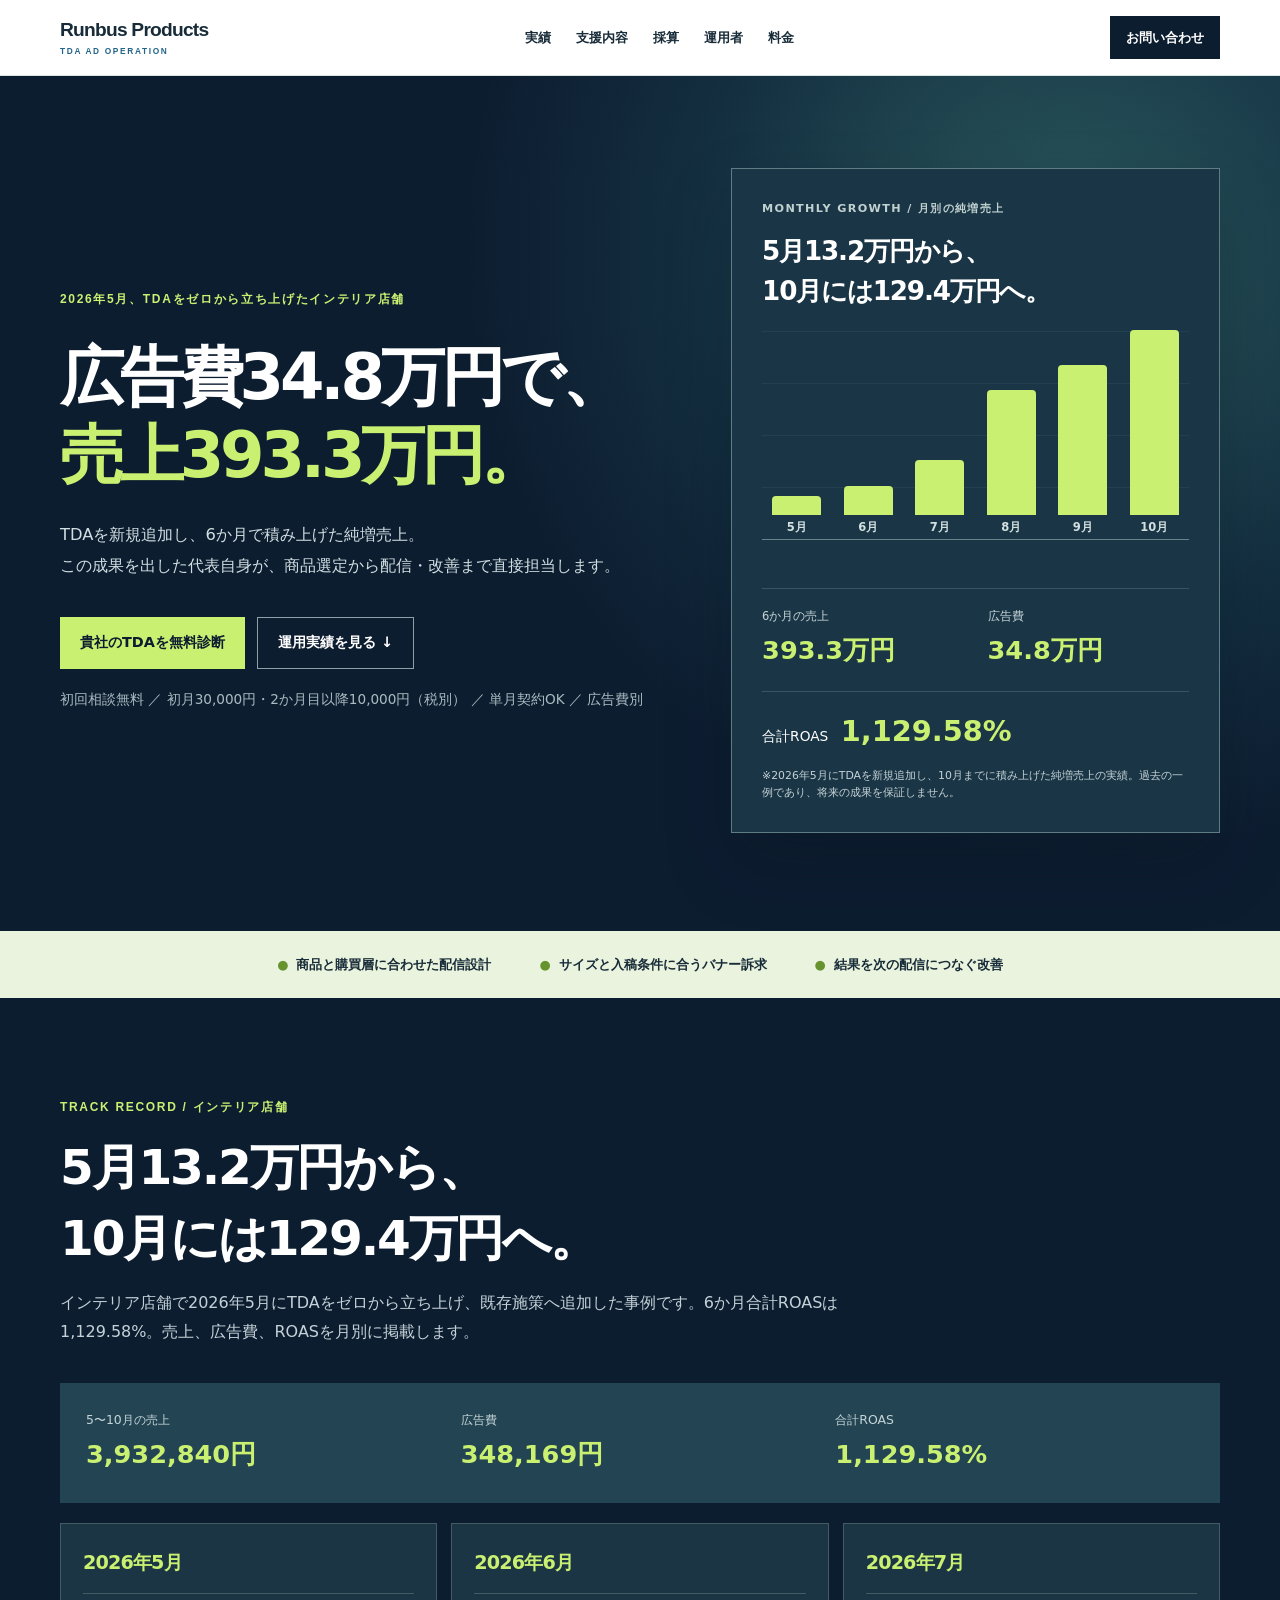
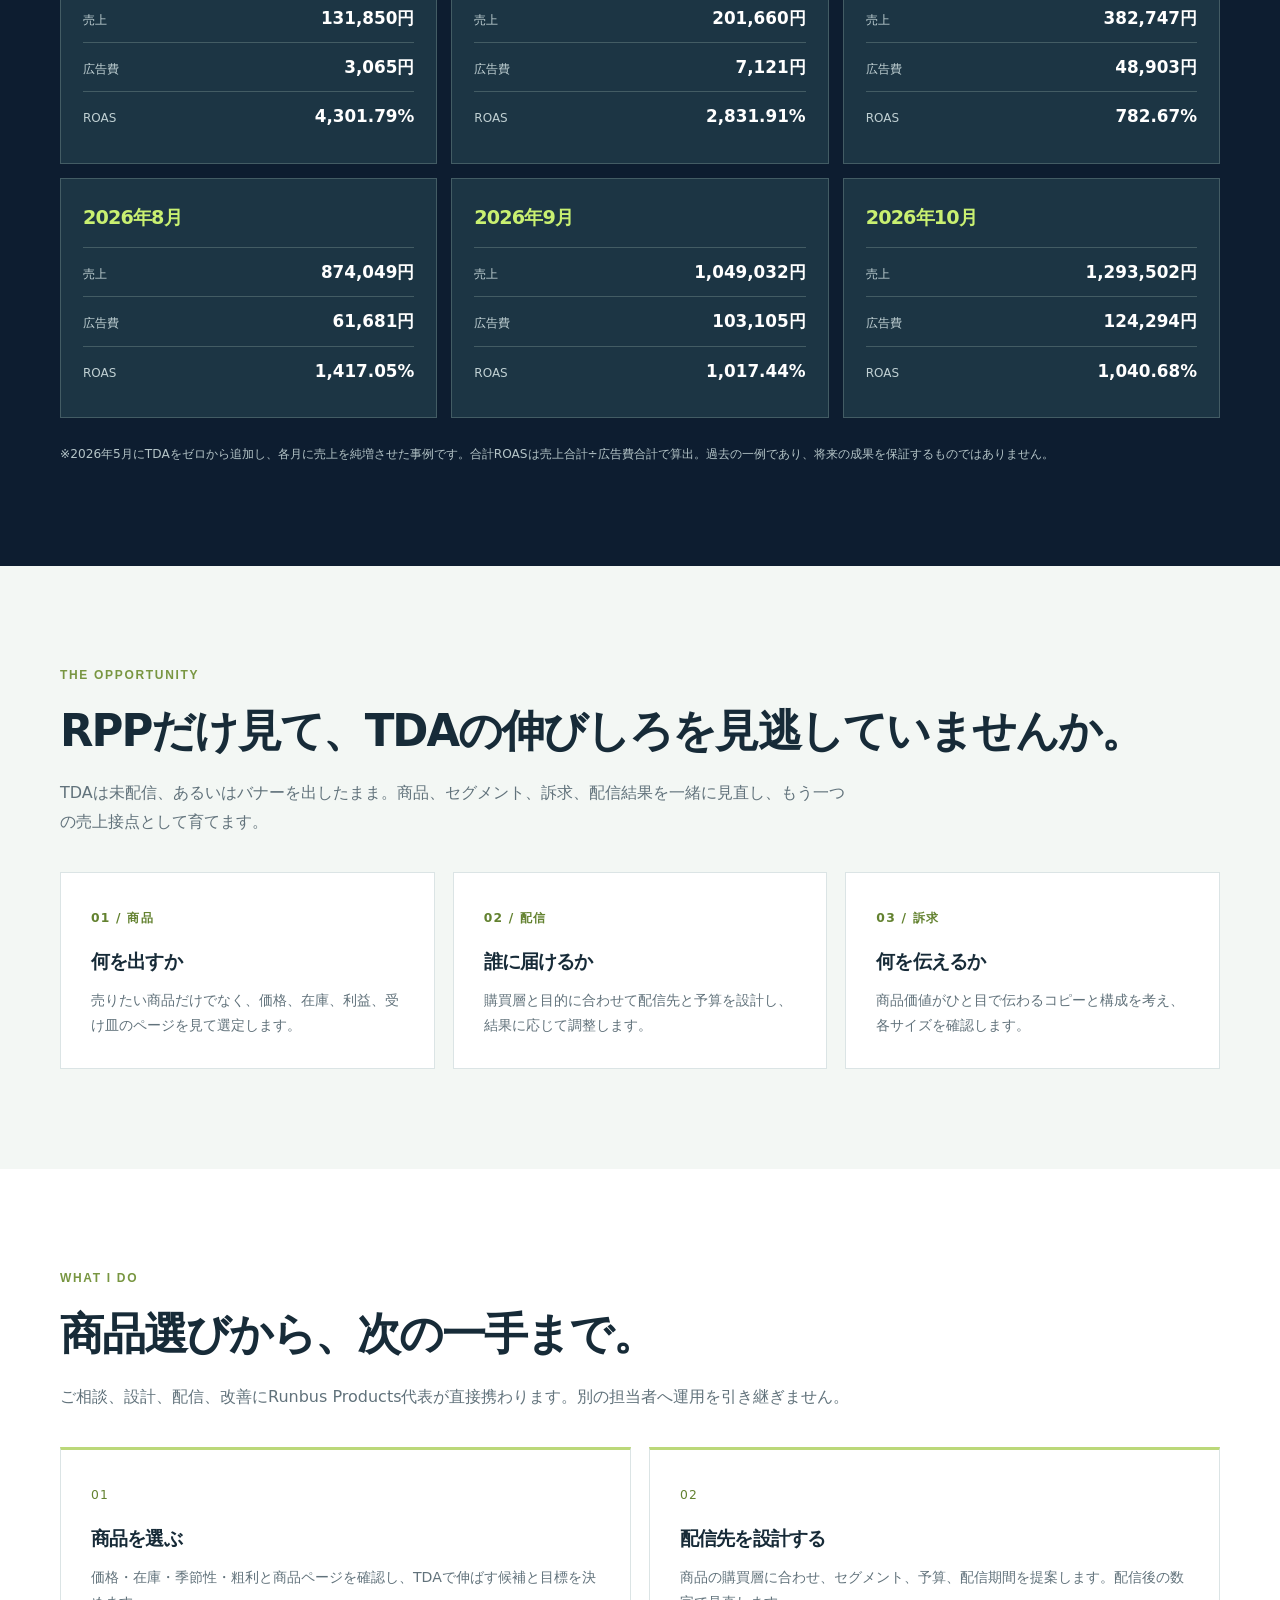
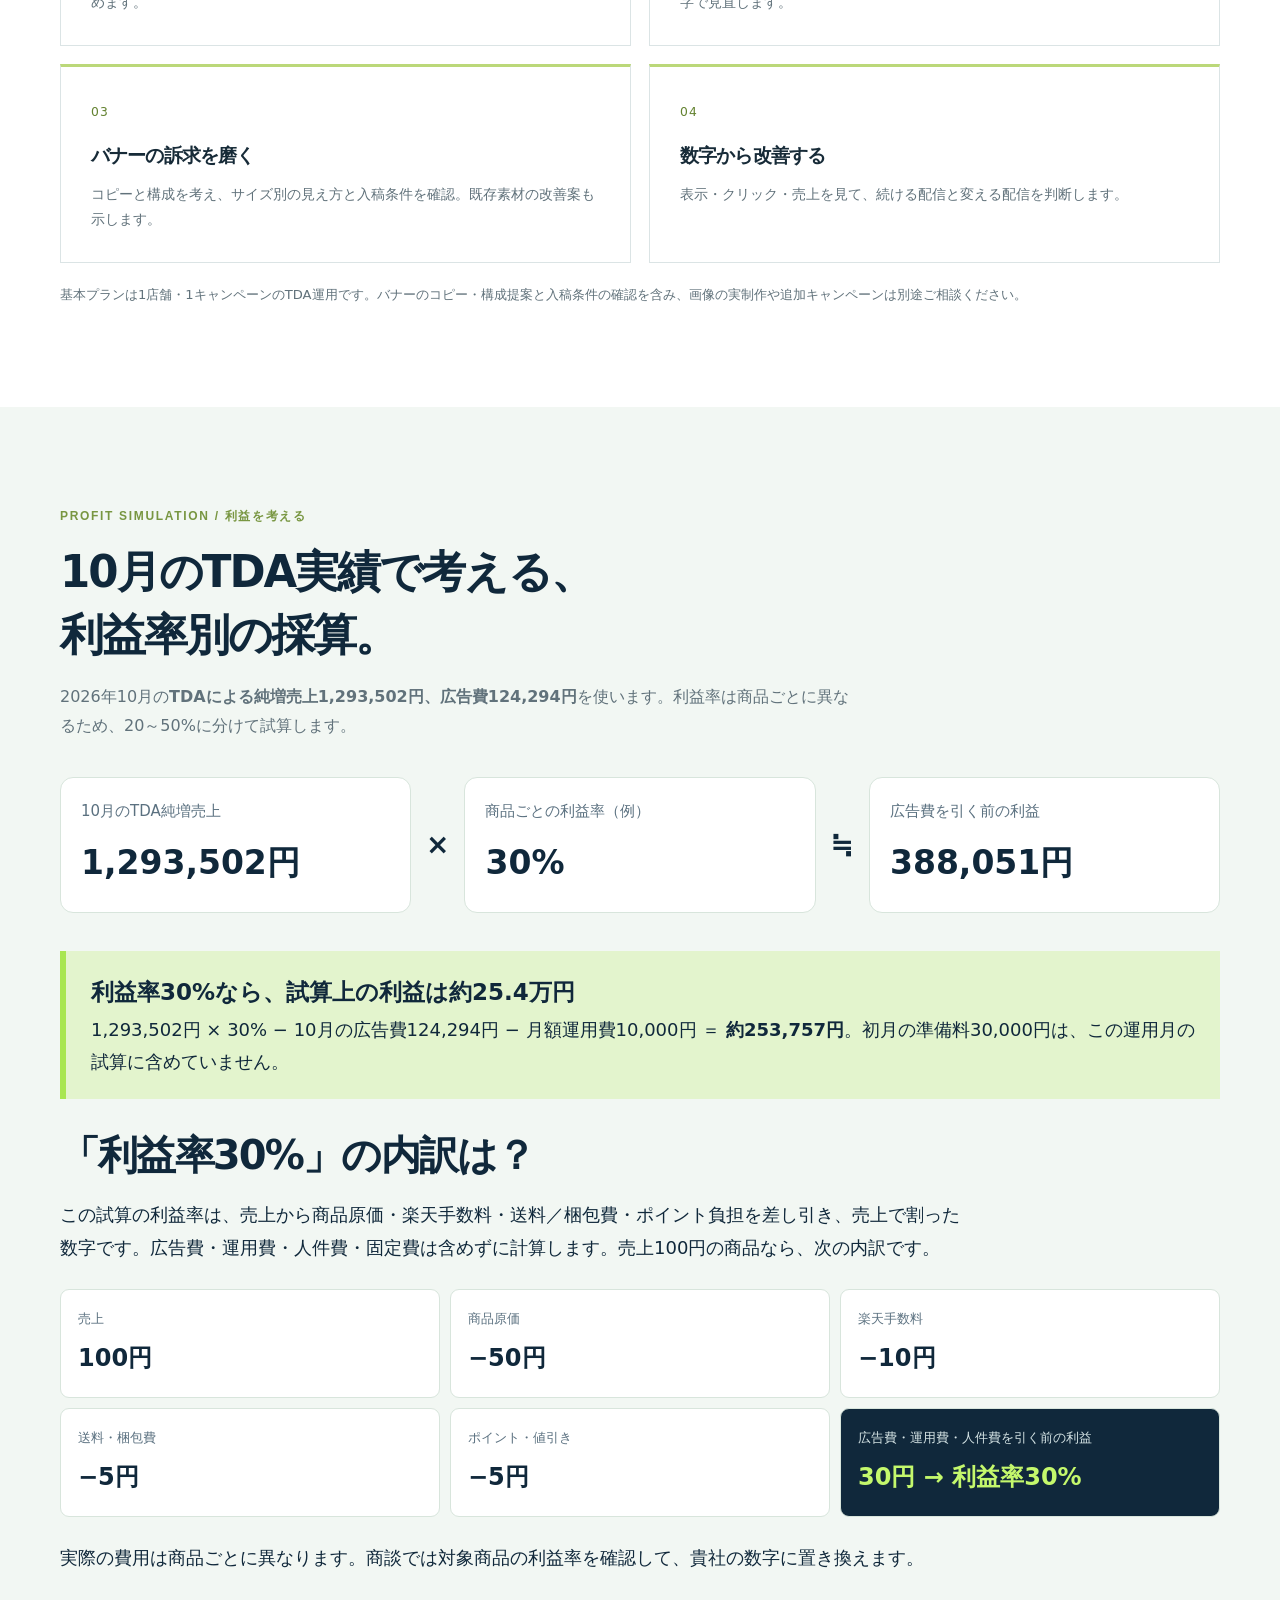
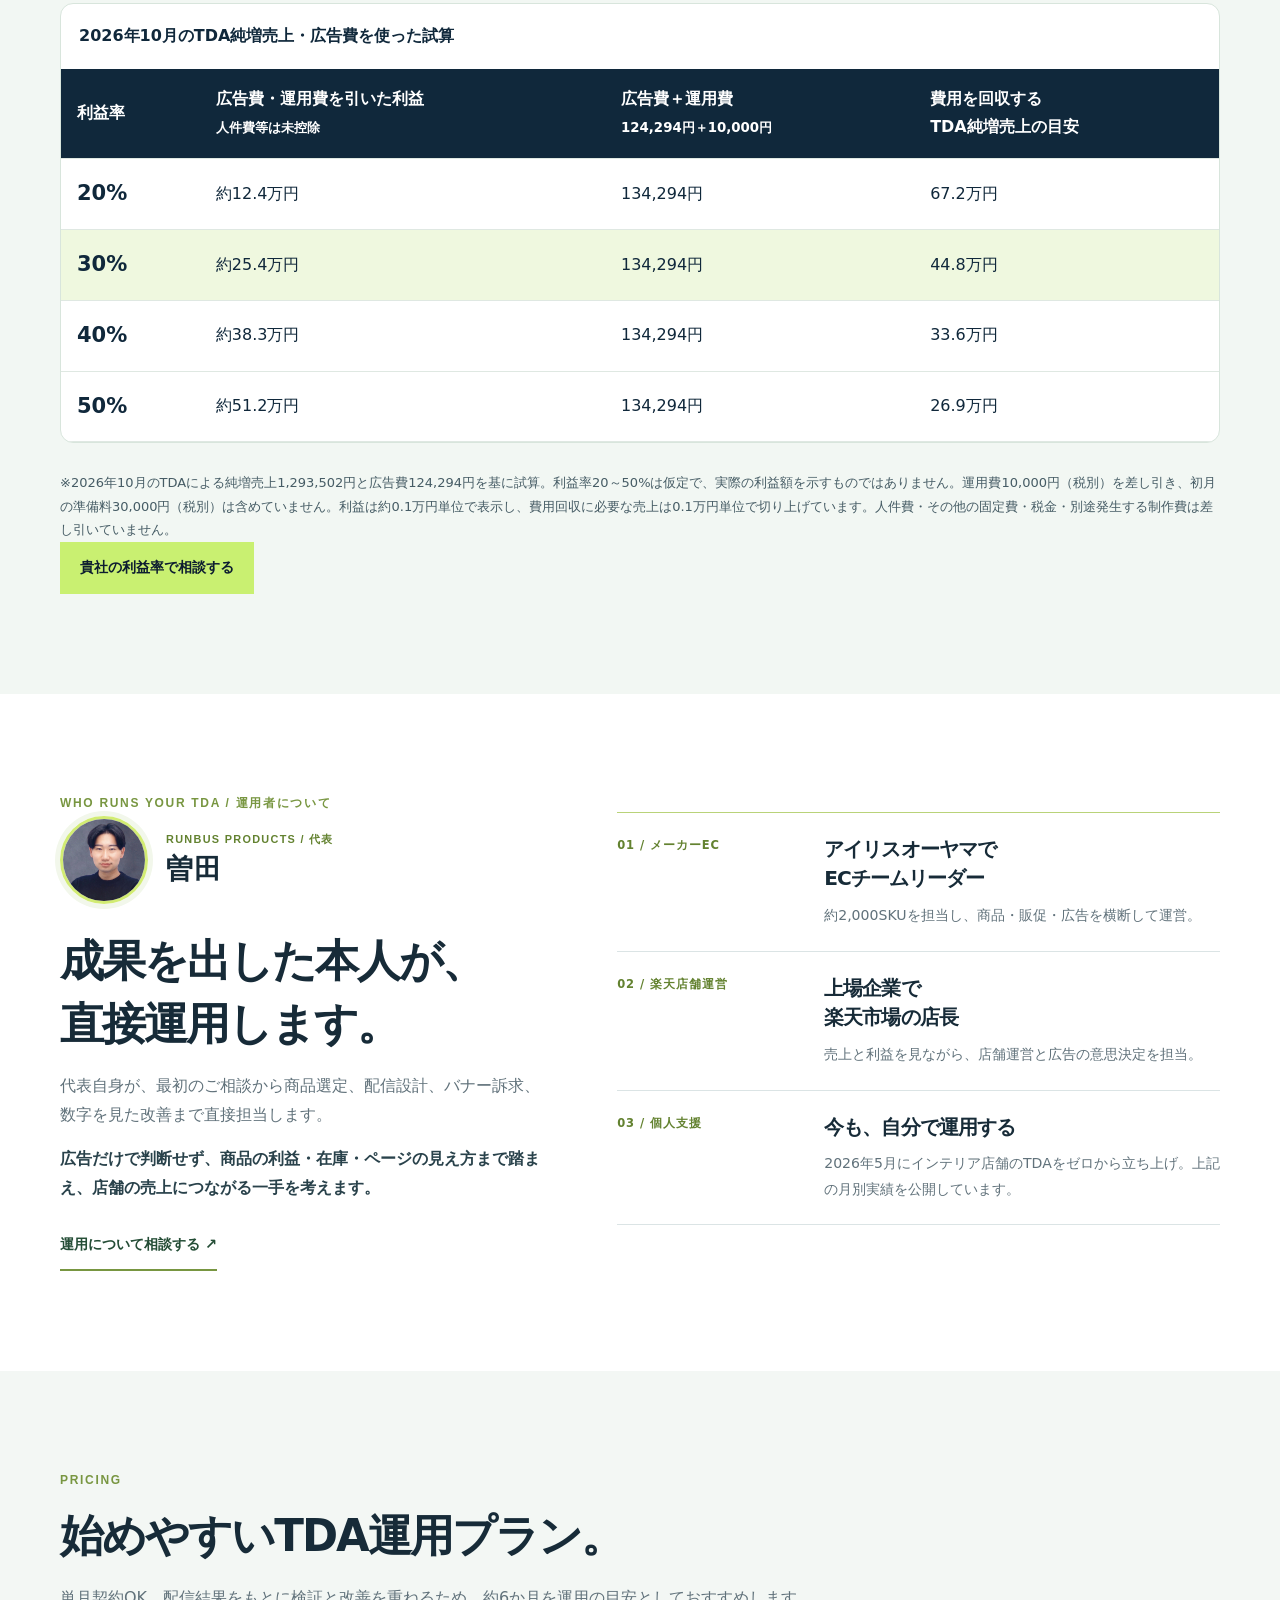
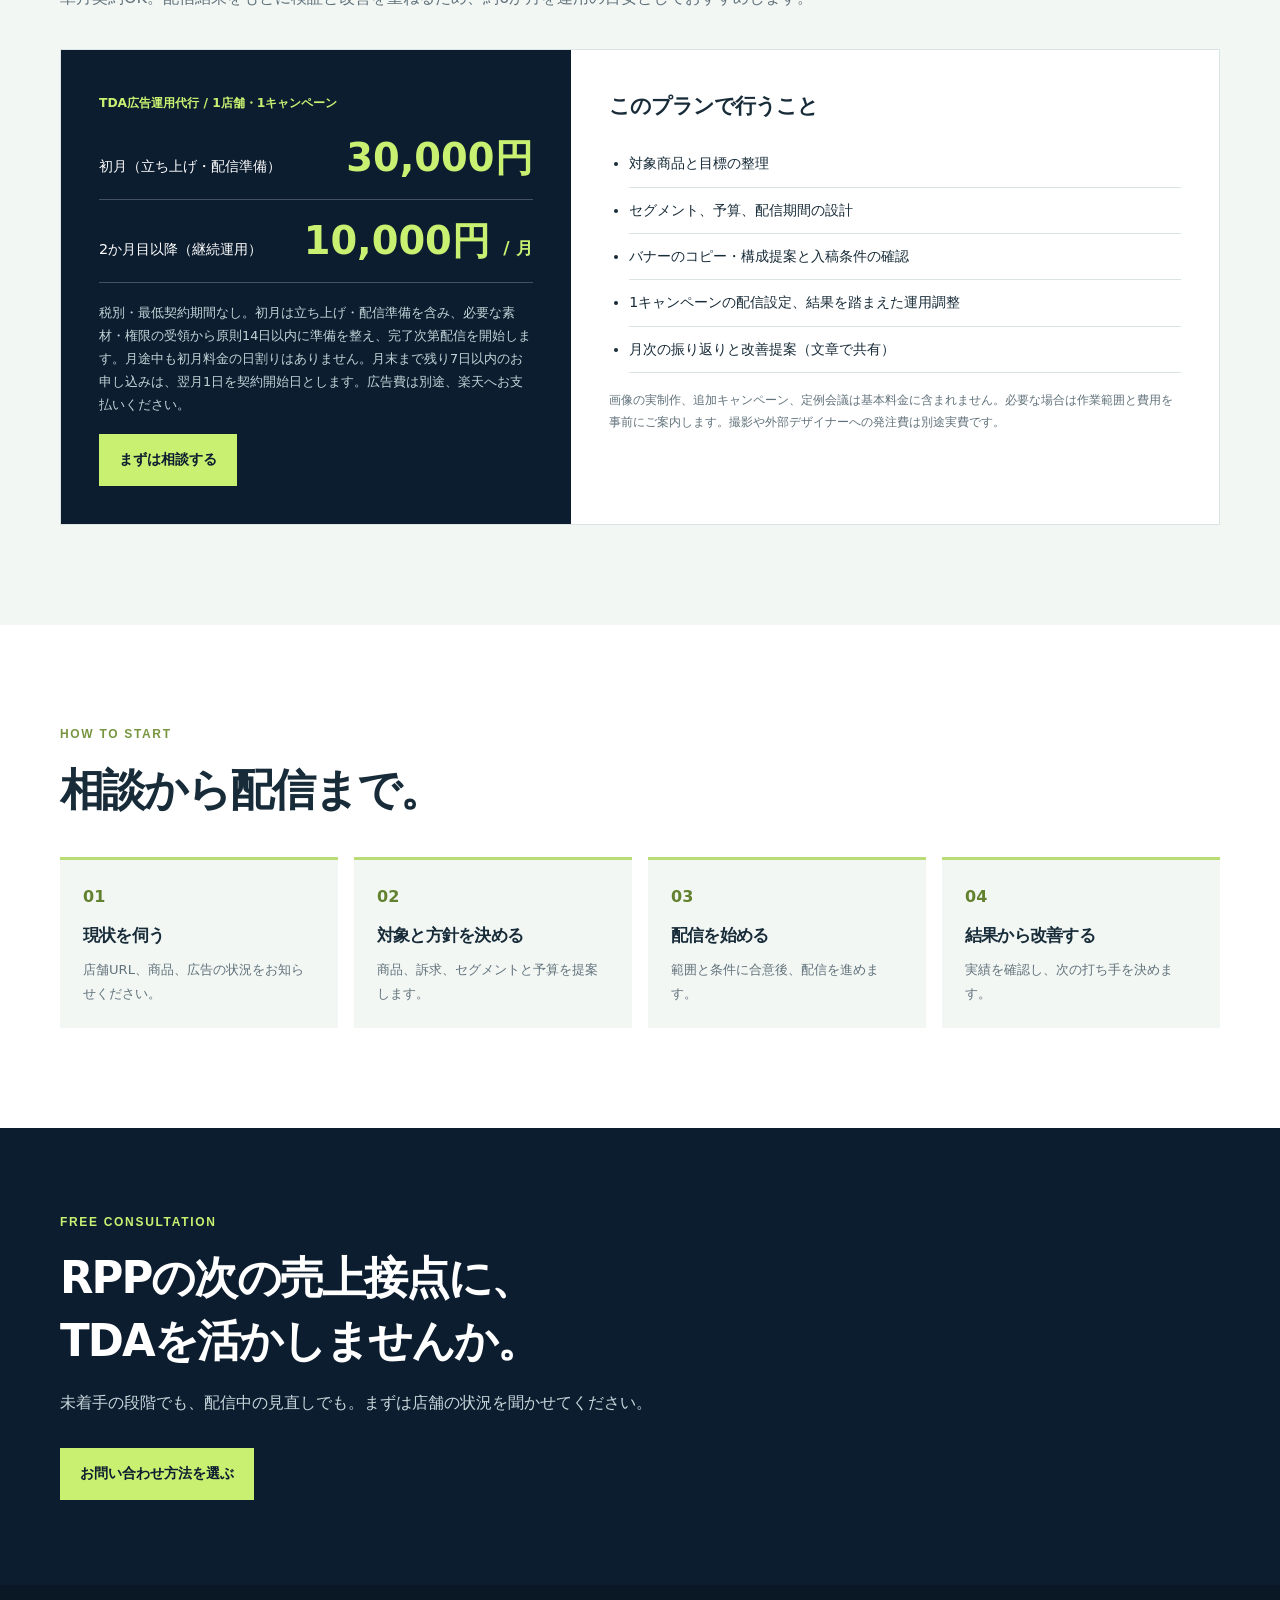
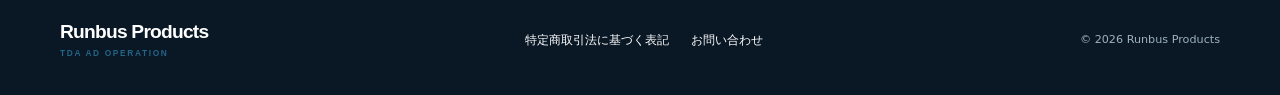
<file: index.html>
<!doctype html>
<html lang="ja"><head><meta charset="utf-8"><meta name="viewport" content="width=device-width,initial-scale=1"><title>楽天TDA広告運用プラン｜Runbus Products</title><meta name="description" content="Runbus Productsの楽天TDA広告運用プラン。代表が直接支援します。"><style>:root{--navy:#102a3c;--deep:#0b1e2c;--blue:#236489;--lime:#d2ec73;--paper:#f8f7f2;--white:#fff;--muted:#53616b;--line:#d9e0e2;--gutter:clamp(1.25rem,5.8vw,6rem)}
*{box-sizing:border-box}html{scroll-behavior:smooth;scroll-padding-top:5rem}body{margin:0;background:var(--paper);color:var(--navy);font-family:"Hiragino Kaku Gothic ProN","Yu Gothic",Meiryo,system-ui,sans-serif;line-height:1.8;-webkit-font-smoothing:antialiased}main{overflow:hidden}a{color:inherit;text-decoration:none}a:focus-visible{outline:3px solid #8bc6e6;outline-offset:4px}p,h1,h2,h3{margin:0}button{font:inherit}::selection{background:var(--lime);color:var(--deep)}
.siteHeader{height:5.8rem;padding:0 var(--gutter);display:flex;align-items:center;justify-content:space-between;gap:2rem;background:var(--paper);border-bottom:1px solid var(--line)}.brand{display:flex;flex-direction:column;line-height:1.15;flex-shrink:0}.brand strong{font:800 1.35rem/1.1 Arial,sans-serif;letter-spacing:-.035em}.brand span{font:700 .6rem/1 Arial,sans-serif;letter-spacing:.23em;color:var(--blue);margin-top:.45rem}.siteHeader nav{display:flex;gap:2.2rem;font-size:.85rem;font-weight:700}.siteHeader nav a:hover,footer a:hover{color:var(--blue)}.headerCta{background:var(--navy);color:#fff;padding:.7rem 1.25rem;font-weight:700;font-size:.85rem;white-space:nowrap}.headerCta span{margin-left:1rem}.headerCta:hover{background:var(--blue)}
.hero{display:grid;grid-template-columns:1.08fr .92fr;min-height:650px;max-width:1760px;margin:auto}.heroCopy{padding:clamp(4rem,8vw,8rem) clamp(2rem,5.8vw,6rem);display:flex;flex-direction:column;justify-content:center}.eyebrow,.sectionEyebrow{font:800 .72rem/1.5 Arial,sans-serif;letter-spacing:.18em;color:var(--blue)}.eyebrow span{display:inline-block;width:1.3rem;border-top:2px solid var(--blue);vertical-align:middle;margin-right:.6rem}.hero h1{font-size:clamp(2.6rem,4.1vw,5.2rem);line-height:1.33;letter-spacing:-.055em;margin:1.8rem 0 1.7rem;font-weight:800}.hero h1 em{font-style:normal;background:linear-gradient(transparent 70%,var(--lime) 70%)}.heroLead{max-width:41rem;font-size:1.05rem;color:#465862}.heroActions{display:flex;align-items:center;gap:2rem;margin-top:2.5rem}.button{display:inline-flex;align-items:center;justify-content:space-between;gap:2.5rem;padding:1rem 1.35rem;font-weight:700}.button.primary{background:var(--navy);color:#fff}.button:hover{background:var(--blue)}.textLink{font-weight:700;border-bottom:1px solid var(--navy);padding:.6rem 0}.textLink span{margin-left:.6rem}.heroFoot{font-size:.78rem;color:var(--muted);margin-top:1.3rem}.heroPanel{position:relative;display:flex;flex-direction:column;justify-content:space-between;background:var(--navy);color:#fff;padding:clamp(2rem,4vw,4rem);overflow:hidden}.heroPanel:before{content:"";position:absolute;width:47vw;height:47vw;border-radius:50%;border:1px solid rgba(210,236,115,.22);right:-20vw;top:-19vw;box-shadow:0 0 0 7vw rgba(210,236,115,.035),0 0 0 14vw rgba(210,236,115,.025)}.heroPanel>p{position:relative;font:800 .8rem/1.4 Arial,sans-serif;letter-spacing:.22em;color:var(--lime)}.heroStatement{position:relative;display:grid;grid-template-columns:8rem 1fr;align-items:center;gap:.3rem 1rem;padding:3rem 0}.heroStatement span{font-size:.75rem;color:#9fb7c3}.heroStatement strong{font-size:clamp(2.6rem,4.3vw,5.4rem);line-height:1.45;letter-spacing:-.05em}.heroPanelBottom{display:flex;justify-content:space-between;align-items:end;position:relative;border-top:1px solid #426070;padding-top:1.5rem;color:#c9d7de}.heroPanelBottom>span:first-child{font-size:.95rem}.heroMark{font:900 3.5rem/1 Arial,sans-serif;color:var(--lime)}.heroMark span{font-size:1rem;margin-left:.1rem}.proofStrip{display:flex;align-items:center;justify-content:center;flex-wrap:wrap;gap:.8rem 3rem;padding:1.2rem var(--gutter);background:var(--lime);font-size:.81rem;font-weight:800}.proofStrip span:before{content:"●";margin-right:.55rem;font-size:.55rem}
.section{padding:clamp(5rem,9vw,9rem) var(--gutter);display:grid;grid-template-columns:minmax(8rem,.25fr) minmax(0,1fr);gap:2rem;max-width:1600px;margin:auto}.sectionLabel{font:800 .8rem/1.3 Arial,sans-serif;letter-spacing:.12em;color:var(--blue);padding-top:.5rem}.sectionLabel span{display:block;margin-top:.5rem;font-size:.65rem}.sectionLabel.light{color:var(--lime)}.sectionEyebrow{margin-bottom:1rem}.section h2,.contact h2{font-size:clamp(2rem,3.4vw,4rem);line-height:1.45;letter-spacing:-.045em;font-weight:800}.intro>div:last-child>p:not(.sectionEyebrow){color:var(--muted);max-width:50rem;margin-top:2rem}.approachSteps{display:grid;grid-template-columns:repeat(3,1fr);gap:1.5rem;margin-top:3rem;border-top:2px solid var(--navy);padding-top:1.7rem}.approachSteps div{display:flex;flex-direction:column;gap:.4rem}.approachSteps b{color:var(--blue);font:800 .75rem Arial,sans-serif}.approachSteps strong{font-size:1.1rem}.approachSteps span{color:var(--muted);font-size:.8rem}
.results{max-width:none;background:var(--deep);color:#fff}.resultsBody{max-width:1150px}.results .sectionEyebrow{color:var(--lime)}.resultsIntro{max-width:46rem;color:#bfd0d8;margin-top:1.4rem}.caseCard{background:#153247;border:1px solid #365367;margin-top:3.5rem;padding:clamp(1.4rem,3.2vw,3rem)}.caseCard.second{margin-top:2rem}.caseHeader{display:grid;grid-template-columns:minmax(0,1.3fr) minmax(15rem,.7fr);gap:2rem;align-items:end;border-bottom:1px solid #3d5a6c;padding-bottom:2rem}.caseNumber{color:var(--lime);font:800 .7rem Arial,sans-serif;letter-spacing:.17em}.caseHeader h3{font-size:clamp(1.5rem,2.2vw,2.5rem);line-height:1.5;margin:.65rem 0;font-weight:800}.caseHeader p{color:#bed0d9;max-width:40rem}.caseHighlight{display:flex;flex-direction:column}.caseHighlight small{color:#bfd0d8}.caseHighlight strong{font:800 clamp(3rem,5vw,5.5rem)/1.25 Arial,sans-serif;color:var(--lime);letter-spacing:-.07em;white-space:nowrap}.caseHighlight strong span{font-size:1.1rem;letter-spacing:0;margin-left:.35rem}.caseHighlight>span{font-size:.72rem;color:#bfd0d8}.chartTitle{display:flex;justify-content:space-between;gap:1rem;align-items:baseline;margin:2rem 0 1rem}.chartTitle b{font-size:.95rem}.chartTitle span{font-size:.75rem;color:#b8cbd5}.chartScroll{overflow-x:auto;scrollbar-color:#7891a2 var(--deep)}.tdaChart{height:290px;min-width:550px;position:relative;display:flex;padding:1.8rem 0 1.8rem 2rem}.chartGrid{position:absolute;inset:1.8rem 0 2.7rem 2rem;display:flex;flex-direction:column;justify-content:space-between;color:#879eac;font-size:.7rem;background:repeating-linear-gradient(to bottom,transparent 0,transparent calc(33.333% - 1px),#456172 calc(33.333% - 1px),#456172 33.333%)}.chartGrid span{position:relative;left:-2rem;transform:translateY(-50%)}.tdaBars{position:relative;z-index:1;display:grid;grid-template-columns:repeat(6,1fr);gap:clamp(.5rem,2vw,2rem);width:100%;align-items:end}.tdaColumn{height:100%;display:flex;flex-direction:column;justify-content:end;text-align:center;min-width:0}.tdaColumn strong{font:800 1rem Arial,sans-serif;color:#fff;white-space:nowrap;margin-bottom:.35rem}.tdaColumn strong small{font-size:.58rem;font-weight:500}.tdaBar{background:linear-gradient(#d2ec73,#99c351);min-height:5px;flex:none}.tdaColumn>span{font-size:.75rem;padding-top:.4rem}.caseFoot{margin-top:1rem}.caseFoot p,.chartNote{font-size:.78rem;color:#bed0d9}.metricTableWrap{overflow-x:auto;margin:1rem 0}.metricTableWrap table{border-collapse:collapse;width:100%;min-width:680px;font-size:.72rem;white-space:nowrap}.metricTableWrap caption{text-align:left;font-weight:800;padding:.6rem 0}.metricTableWrap th,.metricTableWrap td{border-bottom:1px solid #446074;padding:.45rem .5rem;text-align:right}.metricTableWrap th:first-child{text-align:left}.caseCard small{display:block;color:#a8bdc9;font-size:.72rem;line-height:1.7}.storeChart{min-width:840px}.storePlot{position:relative;height:270px;margin:0 1rem 0 3.5rem;border-bottom:1px solid #526b7b}.storeGrid{position:absolute;inset:0 0 1.6rem 0;color:#9db2bf;font-size:.7rem;display:flex;flex-direction:column;justify-content:space-between;background:linear-gradient(to bottom,transparent 0,transparent calc(50% - 1px),#627a89 calc(50% - 1px),#627a89 50%,transparent 50%)}.storeGrid span{position:relative;left:-3.5rem;transform:translateY(-50%)}.salesBars{position:absolute;inset:0;display:grid;grid-template-columns:repeat(10,1fr);gap:1.1rem;align-items:end}.salesColumn{height:100%;display:flex;flex-direction:column;justify-content:end;text-align:center}.salesBar{background:#376d8a;opacity:.85;min-height:5px}.salesColumn span{font-size:.72rem;padding-top:.25rem}.yoyLine{position:absolute;inset:0;width:100%;height:calc(100% - 1.6rem);overflow:visible;pointer-events:none}.storeValues{display:grid;grid-template-columns:repeat(10,1fr);gap:.4rem;margin:1rem 1rem 1.5rem 3.5rem;text-align:center}.storeValues div{display:flex;flex-direction:column}.storeValues span{font-size:.7rem;color:#b9cbd5}.storeValues strong{font:800 .72rem Arial,sans-serif}.storeValues .positive{color:var(--lime)}.storeValues .negative{color:#fac4b4}.chartNote{margin:0 0 1rem}
.experienceLead{max-width:52rem;color:var(--muted);margin:1.8rem 0 2.5rem}.experienceGrid{display:grid;grid-template-columns:1fr 1fr;gap:1rem}.experienceGrid>div{padding:2rem;background:#ecf0ec;border-top:3px solid var(--navy)}.experienceGrid span{display:block;color:var(--blue);font:800 .65rem Arial,sans-serif;letter-spacing:.17em}.experienceGrid strong{display:block;margin:1.3rem 0 .6rem;font-size:1.35rem}.experienceGrid p{color:var(--muted);font-size:.9rem}.experienceNote{font-size:.75rem;color:var(--muted);margin-top:1rem}.challenges{background:#eaf0ec;max-width:none}.challengeList{border-top:2px solid var(--navy);margin:2.5rem 0}.challengeList article{display:grid;grid-template-columns:3rem 1fr 1.5rem;gap:1rem;padding:1.5rem 0;border-bottom:1px solid #bdccc8}.challengeList article>span{color:var(--blue);font:800 .8rem Arial,sans-serif}.challengeList h3{font-size:1.15rem}.challengeList p{color:var(--muted);font-size:.88rem;margin-top:.3rem}.challengeList b{font-weight:400}.scopeText{color:var(--muted);max-width:54rem}
.contact{padding:clamp(4rem,8vw,8rem) var(--gutter);background:var(--blue);color:#fff;display:grid;grid-template-columns:1.2fr .8fr;gap:4rem}.contact .sectionEyebrow{color:var(--lime)}.contact h2{margin-bottom:1.5rem}.contact p:not(.sectionEyebrow){max-width:38rem;color:#dfebf1}.contactActions{display:flex;flex-direction:column;justify-content:center;gap:.8rem}.contactActions a{display:flex;justify-content:space-between;background:#fff;color:var(--navy);padding:1rem 1.2rem;font-weight:800}.contactActions a:first-child{background:var(--lime)}.contactActions a:hover{filter:brightness(.92)}.contactActions small{color:#d3e6ef;line-height:1.7}footer{display:flex;align-items:center;justify-content:space-between;flex-wrap:wrap;gap:1.5rem;padding:2.5rem var(--gutter);background:var(--paper)}footer>div{display:flex;gap:1.5rem;font-size:.78rem}footer small{color:var(--muted)}
.legalPage{max-width:900px;margin:auto;padding:5rem var(--gutter)}.legalPage h1{font-size:clamp(2rem,4vw,3rem);line-height:1.4;margin-bottom:2rem}.legalPage dl{margin:0;border-top:2px solid var(--navy)}.legalPage dl div{display:grid;grid-template-columns:12rem 1fr;gap:2rem;padding:1rem 0;border-bottom:1px solid var(--line)}.legalPage dt{font-weight:800}.legalPage dd{margin:0}.legalPage a{color:var(--blue);text-decoration:underline}.legalIntro{margin-bottom:2rem;color:var(--muted)}
@media(max-width:1050px){.siteHeader nav{display:none}.hero{grid-template-columns:1fr 1fr}.hero h1{font-size:clamp(2.2rem,4vw,3.5rem)}.section{grid-template-columns:8rem 1fr}.caseHeader{grid-template-columns:1fr}.caseHighlight{border-top:1px solid #456272;padding-top:1rem}}
@media(max-width:760px){.hero{grid-template-columns:1fr}.heroCopy{padding:4.5rem var(--gutter)}.heroPanel{min-height:460px}.heroStatement{grid-template-columns:7rem 1fr;padding:2rem 0}.proofStrip{justify-content:flex-start;gap:.3rem 1rem}.proofStrip span{width:calc(50% - .5rem);font-size:.7rem}.section{display:block}.sectionLabel{margin-bottom:2.5rem}.sectionLabel span{display:inline;margin-left:.7rem}.approachSteps{grid-template-columns:1fr;gap:1.5rem}.experienceGrid,.contact{grid-template-columns:1fr}.contact{gap:2rem}.contactActions{max-width:34rem}}
@media(max-width:520px){.siteHeader{height:4.8rem}.brand strong{font-size:1.05rem}.brand span{font-size:.52rem}.headerCta{padding:.55rem .7rem;font-size:.75rem}.headerCta span{margin-left:.3rem}.hero h1{font-size:clamp(2.1rem,8.3vw,3rem)}.heroLead{font-size:.94rem}.heroActions{gap:1.2rem;flex-wrap:wrap}.heroPanel{min-height:390px}.heroStatement strong{font-size:2.6rem}.proofStrip span{width:100%}.section{padding-top:4.7rem;padding-bottom:4.7rem}.section h2,.contact h2{font-size:1.9rem}.caseCard{padding:1.25rem;margin-inline:-.35rem}.chartTitle{flex-direction:column;gap:.2rem}.caseHighlight strong{font-size:3.4rem}.experienceGrid>div{padding:1.4rem}.challengeList article{grid-template-columns:2rem 1fr 1rem;gap:.5rem}.legalPage{padding-block:3rem}.legalPage dl div{grid-template-columns:1fr;gap:.3rem}footer{align-items:flex-start;flex-direction:column}}
@media(prefers-reduced-motion:reduce){html{scroll-behavior:auto}}
.tdaEntry{background:#eaf3dd;display:flex;align-items:center;justify-content:space-between;gap:3rem;padding:clamp(3rem,6vw,5rem) var(--gutter)}.tdaEntry>div{max-width:760px}.tdaEntryKicker{font:800 .7rem Arial,sans-serif;letter-spacing:.14em;color:#537b29}.tdaEntry h2{font-size:clamp(2rem,3.4vw,3.2rem);line-height:1.35;margin:1rem 0}.tdaEntry p{color:#455960}.tdaEntry>a{background:var(--navy);color:#fff;white-space:nowrap;padding:1rem 1.3rem;font-weight:800}.tdaEntry>a span{margin-left:1.5rem}.tdaEntry>a:hover{background:var(--blue)}@media(max-width:760px){.tdaEntry{align-items:flex-start;flex-direction:column;gap:1.5rem}.tdaEntry>a{white-space:normal}}

.tdaPage{background:#fff;color:#172b38;line-height:1.8}.tdaPage *{box-sizing:border-box}.tdaWrap{max-width:1160px;width:calc(100% - 48px);margin:auto}.tdaHeader{min-height:76px;display:flex;align-items:center;justify-content:space-between;gap:24px;padding:12px max(24px,calc((100vw - 1160px)/2));border-bottom:1px solid #dbe4e5;background:#fff}.tdaBrand{font:900 1.2rem/1.15 Arial,sans-serif;letter-spacing:-.04em;white-space:nowrap}.tdaBrand small{display:block;font-size:.52rem;letter-spacing:.2em;color:#236489;margin-top:6px}.tdaHeader nav{display:flex;gap:25px;font-size:.82rem;font-weight:800}.tdaHeader a:hover,.tdaFooter a:hover{color:#537b29}.tdaHeaderAction{background:#0d1d30;color:#fff;padding:10px 16px;font-size:.8rem;font-weight:800;white-space:nowrap}.tdaHeaderAction:hover{color:#c9f071!important}.tdaHero{background:#0d1d30;color:#fff;background-image:linear-gradient(#d7fcdd08 1px,transparent 1px),linear-gradient(90deg,#d7fcdd08 1px,transparent 1px);background-size:80px 80px}.tdaHeroInner{max-width:1160px;width:calc(100% - 48px);margin:auto;display:grid;grid-template-columns:1.13fr .87fr;align-items:center;gap:60px;padding:100px 0}.tdaKicker{color:#789641;font:850 .75rem/1.5 Arial,sans-serif;letter-spacing:.14em;text-transform:uppercase}.tdaHero .tdaKicker,.tdaResults .tdaKicker,.tdaEnd .tdaKicker{color:#c9f071}.tdaPage h1,.tdaPage h2,.tdaPage h3{letter-spacing:-.045em}.tdaHero h1{font-size:clamp(2.5rem,4.6vw,4rem);line-height:1.33;margin:22px 0;font-weight:900}.tdaHero h1 em{font-style:normal;color:#c9f071}.tdaHeroLead{color:#d2dfe2;font-size:1.02rem;max-width:630px}.tdaActions{display:flex;gap:12px;flex-wrap:wrap;margin-top:30px}.tdaButton{display:inline-flex;justify-content:center;align-items:center;min-height:52px;padding:12px 20px;font-weight:850;font-size:.9rem;transition:transform .2s;line-height:1.5}.tdaButton:hover{transform:translateY(-2px)}.tdaLime{background:#c9f071;color:#0d1d30}.tdaOutline{border:1px solid #8ca0a8;color:#fff}.tdaHeroNote{color:#a9bbc0;font-size:.75rem;margin-top:18px}.tdaHeroBoard{border:1px solid #66808966;background:#1b3343e8;padding:30px;box-shadow:0 30px 60px #07131e44}.tdaBoardLabel{font-size:.7rem;letter-spacing:.12em;font-weight:800;color:#c0d1d0}.tdaHeroBoard h2{font-size:1.5rem;line-height:1.5;margin:16px 0}.tdaBoardMetric{border-block:1px solid #78909a66;padding:18px 0}.tdaBoardMetric span{font-size:.78rem;font-weight:800}.tdaBoardMetric strong{display:block;color:#c9f071;font:900 clamp(2.5rem,4vw,3.3rem)/1.3 Arial,sans-serif;letter-spacing:-.05em}.tdaBoardMetric strong small{font-size:.5em}.tdaBoardMetric p,.tdaBoardRows p,.tdaHeroBoard>small{font-size:.76rem;color:#c5d3d7}.tdaBoardRows p{border-bottom:1px solid #647d834f;padding:13px 0;margin:0}.tdaBoardRows b{color:#fff}.tdaHeroBoard>small{display:block;margin-top:14px;font-size:.68rem}.tdaRibbon{display:flex;justify-content:center;gap:3rem;padding:22px 24px;background:#eaf3dd;font-size:.8rem;font-weight:800}.tdaRibbon span:before{content:"●";color:#67932e;margin-right:.5rem}.tdaSection{padding:100px 0;scroll-margin-top:20px}.tdaSection h2,.tdaEnd h2{font-size:clamp(2rem,3.4vw,2.8rem);line-height:1.45;margin:16px 0}.tdaLead{color:#61727b;max-width:800px;margin-bottom:36px}.tdaProblem,.tdaPriceSection{background:#f3f7f4}.tdaThree{display:grid;grid-template-columns:repeat(3,1fr);gap:18px}.tdaThree article,.tdaServiceGrid article{background:#fff;border:1px solid #dbe4e5;padding:30px}.tdaThree b,.tdaServiceGrid span{font-size:.77rem;color:#638230;letter-spacing:.1em}.tdaThree h3,.tdaServiceGrid h3{font-size:1.2rem;margin:13px 0 8px}.tdaThree p,.tdaServiceGrid p{font-size:.88rem;color:#61727b}.tdaServiceGrid{display:grid;grid-template-columns:repeat(2,1fr);gap:18px}.tdaServiceGrid article{border-top:3px solid #bbd879}.tdaServiceFoot{margin-top:20px;color:#61727b;font-size:.82rem}.tdaResults{background:#0d1d30;color:#fff}.tdaResults .tdaLead{color:#c4d2d7}.tdaTotals{display:grid;grid-template-columns:repeat(3,1fr);gap:16px;background:#234452;padding:26px;margin:36px 0 20px}.tdaTotals small{display:block;color:#c4d4d7;font-size:.78rem}.tdaTotals strong{display:block;color:#c9f071;font-size:clamp(1.15rem,2vw,1.7rem);white-space:nowrap}.tdaMonthGrid{display:grid;grid-template-columns:repeat(3,1fr);gap:14px}.tdaMonthGrid article{background:#1c3544;border:1px solid #435c64;padding:22px}.tdaMonthGrid h3{color:#c9f071;font-size:1.2rem;margin-bottom:12px}.tdaMonthGrid dl{margin:0}.tdaMonthGrid dl div{display:flex;justify-content:space-between;align-items:baseline;gap:8px;border-top:1px solid #435c64;padding:9px 0}.tdaMonthGrid dt{font-size:.75rem;color:#c0d0d3}.tdaMonthGrid dd{margin:0;font-size:1.05rem;font-weight:800;white-space:nowrap}.tdaResultsNote{font-size:.76rem;color:#b4c4c7;margin-top:26px;max-width:1050px}.tdaPricing{display:grid;grid-template-columns:.88fr 1.12fr;border:1px solid #dbe4e5;background:#fff}.tdaPriceCard{background:#0d1d30;color:#fff;padding:38px}.tdaPriceCard>span{font-size:.77rem;color:#c9f071;font-weight:800}.tdaPriceCard>div{display:flex;justify-content:space-between;align-items:baseline;gap:8px;padding:18px 0;border-bottom:1px solid #ffffff3b}.tdaPriceCard small{font-size:.9rem}.tdaPriceCard strong{font-size:clamp(1.8rem,3vw,2.6rem);line-height:1.2;white-space:nowrap;color:#c9f071}.tdaPriceCard em{font-size:.45em;font-style:normal}.tdaPriceCard p{font-size:.8rem;color:#c2d4d7;margin:18px 0}.tdaPriceDetails{padding:38px}.tdaPriceDetails h3{font-size:1.3rem}.tdaPriceDetails ul{padding-left:1.3rem}.tdaPriceDetails li{padding:10px 0;border-bottom:1px solid #dbe4e5;font-size:.88rem}.tdaPriceDetails p{font-size:.78rem;color:#61727b}.tdaFlow{background:#fff}.tdaFour{display:grid;grid-template-columns:repeat(4,1fr);gap:16px;margin-top:35px}.tdaFour div{padding:23px;background:#f3f7f4;border-top:3px solid #b9dc76}.tdaFour b{color:#638230}.tdaFour h3{font-size:1.05rem;margin:8px 0}.tdaFour p{font-size:.82rem;color:#61727b}.tdaBeyond{background:#eaf3dd}.tdaBeyond p:not(.tdaKicker){max-width:800px;color:#455960}.tdaBeyond a{display:inline-block;background:#0d1d30;color:#fff;padding:14px 20px;font-weight:800;margin-top:24px}.tdaEnd{background:#0d1d30;color:#fff;padding:85px 0}.tdaEnd p:not(.tdaKicker){color:#c8d7db}.tdaFooter{background:#0a1826;color:#fff;display:flex;justify-content:space-between;align-items:center;gap:24px;padding:36px max(24px,calc((100vw - 1160px)/2))}.tdaFooter>div{display:flex;gap:22px;font-size:.78rem}.tdaFooter>small{font-size:.7rem;color:#9eb2b9}
@media(max-width:980px){.tdaHeader nav{gap:12px}.tdaHeroInner{gap:24px}.tdaMonthGrid{grid-template-columns:repeat(2,1fr)}.tdaFour{grid-template-columns:repeat(2,1fr)}}
@media(max-width:720px){.tdaHeader{min-height:66px}.tdaHeader nav{display:none}.tdaHeroInner{display:block;padding:65px 0}.tdaHeroBoard{margin-top:38px}.tdaRibbon{display:block;padding:12px 24px}.tdaRibbon span{display:block;padding:8px 0}.tdaSection{padding:70px 0}.tdaThree,.tdaServiceGrid,.tdaPricing{grid-template-columns:1fr}.tdaTotals{gap:6px;padding:18px}.tdaTotals strong{font-size:clamp(.85rem,3.4vw,1.3rem)}.tdaFooter{align-items:flex-start;flex-direction:column}}
@media(max-width:520px){.tdaWrap,.tdaHeroInner{width:calc(100% - 36px)}.tdaHeader{padding:10px 18px}.tdaBrand{font-size:1rem}.tdaHeaderAction{font-size:.72rem;padding:8px 10px}.tdaHero h1{font-size:clamp(2.2rem,9vw,3rem)}.tdaHeroBoard{padding:22px}.tdaActions .tdaButton{width:100%}.tdaThree article,.tdaServiceGrid article{padding:22px}.tdaMonthGrid{grid-template-columns:1fr}.tdaTotals{grid-template-columns:1fr;gap:12px}.tdaTotals strong{font-size:1.45rem}.tdaFour{gap:10px}.tdaFour div{padding:15px}.tdaPriceCard,.tdaPriceDetails{padding:26px}.tdaPriceCard strong{font-size:1.8rem}.tdaFooter>div{flex-wrap:wrap}}
@media(prefers-reduced-motion:reduce){.tdaButton{transition:none}}
.tdaMoneyFlow{display:flex;align-items:end;gap:10px;justify-content:space-between;margin:14px 0 8px}.tdaMoneyFlow>div{min-width:0}.tdaMoneyFlow small{display:block;color:#c5d3d7;font-size:.78rem;font-weight:800}.tdaMoneyFlow strong{font-size:clamp(1.8rem,2.8vw,2.6rem);white-space:nowrap}.tdaMoneyFlow strong em{font-size:.43em;font-style:normal;letter-spacing:0}.tdaMoneyFlow>span{font-size:1.4rem;color:#c9f071;padding-bottom:7px}.tdaBoardMetric .tdaBoardRoas{font-size:1rem;font-weight:800;color:#fff;margin-top:12px}.tdaBoardRoas b{font-size:1.4rem;color:#c9f071;margin-left:8px}
@media(max-width:520px){.tdaMoneyFlow strong{font-size:clamp(1.7rem,8vw,2.4rem)}.tdaMoneyFlow{gap:4px}.tdaMoneyFlow>span{font-size:1.1rem}}

/* Keep the headline numbers and their units together across narrow screens. */
.tdaNoBreak{display:inline-block;white-space:nowrap}.tdaSection h2,.tdaEnd h2{text-wrap:balance}.tdaHeroNote{font-size:.85rem}
@media(max-width:520px){.tdaHero h1{font-size:clamp(1.9rem,8.4vw,2.75rem)}.tdaHeroBoard h2{font-size:clamp(1.15rem,5.4vw,1.5rem)}.tdaSection h2{font-size:clamp(1.65rem,7vw,2.1rem)}.tdaEnd h2{font-size:clamp(1.6rem,6.8vw,2rem)}.tdaPriceCard>div{align-items:flex-start;flex-direction:column;gap:4px}.tdaPriceCard strong{font-size:clamp(1.8rem,8vw,2.3rem)}}

/* Entrance and scroll motion are progressive: the page stays readable without JS. */
@keyframes tdaEnter{from{opacity:0;transform:translateY(18px)}to{opacity:1;transform:translateY(0)}}
@keyframes tdaFloat{0%,100%{transform:translate3d(0,0,0)}50%{transform:translate3d(-24px,18px,0)}}
@keyframes tdaNudge{0%,100%{transform:translateX(0)}50%{transform:translateX(5px)}}
.tdaHero{position:relative;overflow:hidden}.tdaHero:after{content:"";pointer-events:none;position:absolute;right:-9rem;top:-11rem;width:min(60vw,750px);height:min(60vw,750px);border-radius:50%;background:radial-gradient(circle,#b2e17e16,transparent 69%);animation:tdaFloat 13s ease-in-out infinite}.tdaHeroInner{position:relative;z-index:1}
.tdaHero .tdaKicker{animation:tdaEnter .6s .05s both}.tdaHero h1{animation:tdaEnter .7s .14s both}.tdaHeroLead{animation:tdaEnter .7s .23s both}.tdaHero .tdaActions{animation:tdaEnter .7s .32s both}.tdaHeroNote{animation:tdaEnter .7s .39s both}.tdaHeroBoard{animation:tdaEnter .8s .28s both}.tdaMoneyFlow>span{animation:tdaNudge 2.5s ease-in-out infinite}
.tdaMotionReady [data-animate]{opacity:0;transform:translateY(22px);transition:opacity .7s ease,transform .7s cubic-bezier(.2,.7,.2,1)}.tdaMotionReady [data-animate].is-visible{opacity:1;transform:translateY(0)}.tdaMotionReady .tdaMonthGrid article:nth-child(3n+2),.tdaMotionReady .tdaThree article:nth-child(2),.tdaMotionReady .tdaServiceGrid article:nth-child(even){transition-delay:.09s}.tdaMotionReady .tdaMonthGrid article:nth-child(3n),.tdaMotionReady .tdaThree article:nth-child(3){transition-delay:.18s}
@media(hover:hover){.tdaThree article,.tdaServiceGrid article,.tdaMonthGrid article,.tdaFour div{transition:transform .25s ease,box-shadow .25s ease,border-color .25s ease}.tdaThree article:hover,.tdaServiceGrid article:hover,.tdaFour div:hover{transform:translateY(-5px);box-shadow:0 18px 32px #132e3b13;border-color:#a9cf6e}.tdaMonthGrid article:hover{transform:translateY(-5px);border-color:#95b957;box-shadow:0 18px 32px #07131e55}.tdaButton:hover{box-shadow:0 12px 25px #07131e30}}
@media(prefers-reduced-motion:reduce){.tdaHero:after,.tdaHero .tdaKicker,.tdaHero h1,.tdaHeroLead,.tdaHero .tdaActions,.tdaHeroNote,.tdaHeroBoard,.tdaMoneyFlow>span{animation:none!important}.tdaMotionReady [data-animate]{opacity:1;transform:none;transition:none}.tdaThree article,.tdaServiceGrid article,.tdaMonthGrid article,.tdaFour div,.tdaButton{transition:none!important}}
@media(hover:hover){.tdaMotionReady .tdaThree article.is-visible:hover,.tdaMotionReady .tdaServiceGrid article.is-visible:hover,.tdaMotionReady .tdaMonthGrid article.is-visible:hover,.tdaMotionReady .tdaFour div.is-visible:hover{transform:translateY(-5px)}}
@media(prefers-reduced-motion:reduce){.tdaMotionReady .tdaThree article.is-visible:hover,.tdaMotionReady .tdaServiceGrid article.is-visible:hover,.tdaMotionReady .tdaMonthGrid article.is-visible:hover,.tdaMotionReady .tdaFour div.is-visible:hover{transform:none}}

/* Operator profile for sales conversations. */
.tdaProfile{background:#fff}.tdaProfileGrid{display:grid;grid-template-columns:.9fr 1.1fr;gap:64px;align-items:start}.tdaProfileIntro h2{margin-top:10px}.tdaProfileIntro .tdaLead{margin-bottom:16px}.tdaProfilePromise{font-size:1rem;font-weight:650;color:#29424b;max-width:530px}.tdaProfileLink{display:inline-block;margin-top:18px;padding:11px 0;border-bottom:2px solid #789641;font-size:.9rem;font-weight:800;color:#244d36}.tdaProfileLink:hover{color:#537b29}.tdaProfileCareer{border-top:1px solid #b9d379}.tdaProfileCareer>div{display:grid;grid-template-columns:185px 1fr;gap:4px 22px;padding:22px 0;border-bottom:1px solid #dbe4e5}.tdaProfileCareer span{grid-row:span 2;color:#638230;font-size:.72rem;font-weight:850;letter-spacing:.08em}.tdaProfileCareer h3{font-size:1.26rem;line-height:1.48;margin:0}.tdaProfileCareer p{color:#61727b;font-size:.88rem;margin:5px 0 0}.tdaProfileNote{color:#61727b;font-size:.78rem;margin-top:26px}@media(max-width:900px){.tdaProfileGrid{grid-template-columns:1fr;gap:35px}.tdaProfileCareer>div{grid-template-columns:160px 1fr}}@media(max-width:520px){.tdaProfileCareer>div{display:block;padding:18px 0}.tdaProfileCareer h3{margin-top:8px}.tdaProfileCareer h3 br{display:none}.tdaProfileNote{font-size:.78rem}}

/* Contact method chooser. */
.tdaContactDialog{width:min(520px,calc(100% - 32px));max-width:none;max-height:calc(100dvh - 32px);padding:0;border:1px solid #d5e2df;border-radius:8px;color:#172b38;background:#fff;box-shadow:0 28px 90px #07131e66;overflow:auto}
.tdaContactDialog::backdrop{background:#07131ed9;backdrop-filter:blur(4px)}
.tdaContactDialogInner{position:relative;padding:40px}.tdaContactDialog h2{font-size:clamp(1.4rem,4.5vw,1.9rem);line-height:1.4;margin:12px 24px 10px 0}.tdaContactDialog p:not(.tdaKicker){font-size:.95rem;color:#61727b;margin:0 0 22px}.tdaContactClose{position:absolute;right:20px;top:18px;display:grid;place-items:center;width:38px;height:38px;border:0;background:#f3f7f4;color:#172b38;font-size:1.5rem;line-height:1;cursor:pointer}.tdaContactOptions{display:grid;gap:10px}.tdaContactOptions a{display:flex;align-items:center;justify-content:space-between;min-height:54px;padding:13px 18px;background:#0d1d30;color:#fff;font-weight:800}.tdaContactOptions a:first-child{background:#c9f071;color:#0d1d30}.tdaContactOptions a:hover{filter:brightness(.94)}.tdaContactOptions a:focus-visible,.tdaContactClose:focus-visible{outline:3px solid #537b29;outline-offset:3px}
@media(max-width:520px){.tdaContactDialogInner{padding:30px 22px}.tdaContactDialog h2{margin-right:24px}}

.tdaEconomics{background:#f2f7f3;color:#10283b}.tdaEconomics h2{max-width:880px}.tdaEcoInputs{display:grid;grid-template-columns:repeat(3,1fr);gap:12px;margin:34px 0}.tdaEcoInputs>div{background:#fff;border:1px solid #dce8e2;border-radius:14px;padding:22px}.tdaEcoInputs small{display:block;color:#526c78;font-size:13px;margin-bottom:8px}.tdaEcoInputs strong{font-size:clamp(21px,2.5vw,29px);letter-spacing:-.04em}.tdaEcoInputs strong span{font-size:13px;letter-spacing:0}.tdaEcoMessage{border-left:5px solid #b7f45d;background:#e7f2e8;padding:19px 24px;margin:16px 0 28px}.tdaEcoMessage b{font-size:19px}.tdaEcoMessage p{margin:8px 0 0;line-height:1.8}.tdaEcoTableWrap{overflow-x:auto;border-radius:14px;border:1px solid #d3e3dc;background:#fff}.tdaEcoTable{border-collapse:collapse;width:100%;min-width:900px;text-align:right;font-variant-numeric:tabular-nums}.tdaEcoTable caption{text-align:left;padding:20px 20px 0;font-weight:700}.tdaEcoTable th,.tdaEcoTable td{padding:16px 18px;border-bottom:1px solid #e4ece8}.tdaEcoTable thead{background:#0f2639;color:#fff}.tdaEcoTable thead th{font-size:14px;font-weight:700}.tdaEcoTable thead small{font-weight:400}.tdaEcoTable tbody th{font-size:19px}.tdaEcoTable tbody tr:nth-child(2){background:#f1fadf}.tdaEcoTable tbody td:last-child{font-weight:800;color:#24513a}.tdaEcoTable tbody tr:last-child th,.tdaEcoTable tbody tr:last-child td{border-bottom:0}.tdaEcoScenario{display:grid;grid-template-columns:1fr 1.12fr;gap:28px;align-items:center;margin:28px 0;padding:28px;border-radius:18px;background:#10283b;color:#fff}.tdaEcoScenario h3{font-size:clamp(25px,3vw,36px);margin:8px 0}.tdaEcoScenario p{line-height:1.8}.tdaEcoControls{display:grid;gap:10px}.tdaEcoControls label{display:flex;justify-content:space-between;gap:16px;font-weight:700}.tdaEcoControls output{color:#c4f86c}.tdaEcoControls input{width:100%;accent-color:#c4f86c;margin-bottom:12px}.tdaEcoControls select{width:100%;padding:12px 14px;border-radius:7px;border:1px solid #66808c;background:#fff;color:#10283b;font:inherit;margin-bottom:10px}.tdaEcoResult{grid-column:1/-1;border-top:1px solid #44606d;padding-top:18px}.tdaEcoResult small{color:#b7c8c8}.tdaEcoResult strong{display:block;font-size:clamp(28px,4vw,48px);color:#c4f86c;line-height:1.2;margin:8px 0}.tdaEcoResult strong.is-negative{color:#ffb6a5}.tdaEcoResult p{margin:0;color:#d5e0e2;font-size:14px}.tdaEcoNote{font-size:13px;line-height:1.8;color:#465c65}@media(max-width:700px){.tdaEcoInputs{grid-template-columns:1fr;margin:24px 0}.tdaEcoInputs>div{padding:15px 18px}.tdaEcoInputs strong{font-size:23px}.tdaEcoScenario{grid-template-columns:1fr;padding:22px;gap:18px}.tdaEcoResult{grid-column:1}.tdaEcoTableWrap:after{content:"表は横にスクロールできます";display:block;font-size:12px;color:#526c78;padding:8px 14px}.tdaEcoMessage{padding:16px 18px}}.tdaSimpleFlow{display:flex;align-items:center;gap:15px;margin:28px 0 38px}.tdaSimpleFlow div{flex:1;background:#fff;border:1px solid #d8e5dc;border-radius:13px;padding:20px}.tdaSimpleFlow small{display:block;color:#5b7180;font-size:15px}.tdaSimpleFlow strong{display:block;font-size:clamp(22px,3vw,33px);margin-top:8px}.tdaSimpleFlow span{font-size:28px;font-weight:800}.tdaSimpleHeading{font-size:clamp(24px,3.4vw,40px);line-height:1.4;margin:16px 0}.tdaSimpleSub{font-size:18px;line-height:1.8;max-width:900px}.tdaSimpleTable{overflow:auto;background:#fff;border:1px solid #d8e5dc;border-radius:13px;margin:28px 0}.tdaSimpleTable table{width:100%;border-collapse:collapse;min-width:630px}.tdaSimpleTable caption{text-align:left;font-weight:700;padding:18px}.tdaSimpleTable th,.tdaSimpleTable td{padding:16px;border-bottom:1px solid #dfe8e2;text-align:left}.tdaSimpleTable thead{background:#10283b;color:#fff}.tdaSimpleTable tbody tr:nth-child(2){background:#eff8df}.tdaSimpleTable tbody th{font-size:21px}.tdaSimpleExample{background:#e3f4cd;border-left:6px solid #a8e650;padding:21px 25px;margin:28px 0}.tdaSimpleExample b{font-size:23px}.tdaSimpleExample p{font-size:18px;line-height:1.8;margin-bottom:0}@media(max-width:700px){.tdaSimpleFlow{display:grid;grid-template-columns:1fr;gap:5px}.tdaSimpleFlow span{text-align:center;line-height:1}.tdaSimpleFlow div{padding:15px 18px}.tdaSimpleExample{padding:18px}.tdaSimpleExample b{font-size:20px}.tdaSimpleExample p,.tdaSimpleSub{font-size:16px}}.tdaBreakdown{display:grid;grid-template-columns:repeat(3,1fr);gap:10px;margin:25px 0}.tdaBreakdown div{background:#fff;border:1px solid #d8e5dc;border-radius:9px;padding:17px}.tdaBreakdown small{display:block;color:#5b7180}.tdaBreakdown strong{display:block;font-size:24px;margin-top:6px}.tdaBreakdown .tdaBreakdownResult{background:#10283b;color:#c4f86c}.tdaBreakdownResult small{color:#d4e3e4}.tdaSimpleTable table{min-width:820px}@media(max-width:700px){.tdaBreakdown{grid-template-columns:repeat(2,1fr)}.tdaBreakdown strong{font-size:19px}}
.tdaProfileIdentity{display:flex;align-items:center;gap:18px;margin:4px 0 26px}.tdaProfileIdentity img{display:block;width:88px;height:88px;border-radius:50%;object-fit:cover;object-position:center 38%;border:3px solid #d2ec73;box-shadow:0 0 0 5px #f2f7eb;flex:none}.tdaProfileIdentity span{display:block;color:#638230;font:800 .68rem/1.5 Arial,sans-serif;letter-spacing:.12em}.tdaProfileIdentity strong{display:block;font-size:1.7rem;line-height:1.4;letter-spacing:.04em;margin-top:3px}@media(max-width:700px){.tdaProfileIdentity img{width:72px;height:72px}.tdaProfileIdentity strong{font-size:1.42rem}}

/* A: proof-first landing page */
.tdaHeroA{background:radial-gradient(circle at 84% 20%,#1e4b59 0,#0d1d30 48%)}
.tdaHeroA .tdaHeroInner{grid-template-columns:1.18fr .92fr;gap:44px;padding:92px 0 98px}
.tdaHeroA h1{font-size:clamp(2.8rem,5vw,4.45rem);line-height:1.22;letter-spacing:-.065em;margin:30px 0 26px}
.tdaHeroA h1 span{white-space:nowrap}.tdaHeroA h1 em{white-space:nowrap}
.tdaHeroA .tdaHeroLead{line-height:1.9}.tdaHeroA .tdaActions{margin-top:35px}
.tdaHeroA .tdaGrowthBoard{padding:30px;background:#1a3545;border-color:#5e7c83}
.tdaGrowthBoard h2{font-size:clamp(1.25rem,2.05vw,1.75rem);line-height:1.5;margin:13px 0 19px}
.tdaGrowthChart{height:210px;display:flex;align-items:flex-end;justify-content:space-between;gap:12px;padding:0 5px 24px;border-bottom:1px solid #698289;background:repeating-linear-gradient(to top,transparent 0,transparent 51px,#64808948 52px)}
.tdaGrowthBar{height:100%;flex:1;min-width:0;display:flex;flex-direction:column;justify-content:flex-end;align-items:center;position:relative}
.tdaGrowthBar i{display:block;width:100%;max-width:49px;height:var(--bar);background:#c9f071;border-radius:4px 4px 0 0}
.tdaGrowthBar span{position:absolute;bottom:-23px;font-size:.72rem;color:#d2e0df;font-weight:800;white-space:nowrap}
.tdaGrowthSummary{display:flex;gap:24px;border-top:1px solid #69828966;margin-top:48px;padding-top:17px}
.tdaGrowthSummary>div{flex:1}.tdaGrowthSummary small{display:block;color:#c4d4d7;font-size:.72rem}.tdaGrowthSummary strong{display:block;color:#c9f071;font-size:1.6rem;white-space:nowrap}
.tdaGrowthBoard .tdaBoardRoas{border-top:1px solid #69828966;margin:18px 0 0;padding-top:14px;font-size:.86rem}.tdaGrowthBoard .tdaBoardRoas b{font-size:1.8rem;color:#c9f071}
.tdaGrowthBoard>small{line-height:1.55;margin-top:11px}
.tdaResults{scroll-margin-top:20px}.tdaResults h2{font-size:clamp(2.1rem,3.8vw,3.2rem)}
@media(max-width:980px){.tdaHeroA .tdaHeroInner{gap:24px}.tdaGrowthSummary{gap:8px}.tdaGrowthSummary strong{font-size:1.3rem}}
@media(max-width:720px){.tdaHeroA .tdaHeroInner{display:block;padding:62px 0 70px}.tdaHeroA h1{font-size:clamp(2.1rem,8vw,3.15rem)}.tdaHeroA .tdaGrowthBoard{margin-top:36px}.tdaHeroA .tdaHeroLead br{display:none}.tdaGrowthChart{height:185px}.tdaGrowthSummary strong{font-size:1.4rem}}
@media(max-width:520px){.tdaHeroA h1{font-size:clamp(1.85rem,8.2vw,2.7rem)}.tdaGrowthSummary strong{font-size:1.1rem}.tdaGrowthBoard .tdaBoardRoas b{font-size:1.5rem}.tdaHeroA .tdaActions{gap:9px}.tdaHeroA .tdaButton{font-size:.83rem;padding:11px 12px}}
</style></head><body><main class="tdaPage" id="top"><header class="tdaHeader"><a class="tdaBrand" href="#top">Runbus Products <small>TDA AD OPERATION</small></a><nav aria-label="TDAページメニュー"><a href="#results">実績</a><a href="#service">支援内容</a><a href="#economics">採算</a><a href="#operator">運用者</a><a href="#price">料金</a></nav><a href="#contact" class="tdaHeaderAction">お問い合わせ</a><dialog class="tdaContactDialog" aria-labelledby="_R_1h_"><div class="tdaContactDialogInner"><button type="button" class="tdaContactClose" aria-label="閉じる">×</button><p class="tdaKicker">CONTACT</p><h2 id="_R_1h_">ご相談方法をお選びください</h2><p>ご都合のよい方法で、店舗やTDAの状況をお聞かせください。</p><div class="tdaContactOptions"><a href="https://lin.ee/7qptqyn" target="_blank" rel="noopener noreferrer">LINEで相談する <span aria-hidden="true">↗</span></a><a href="mailto:tako20business@gmail.com?subject=TDA%E9%81%8B%E7%94%A8%E3%81%AE%E7%9B%B8%E8%AB%87">メールで相談する <span aria-hidden="true">↗</span></a></div></div></dialog></header><section class="tdaHero tdaHeroA"><div class="tdaHeroInner"><div class="tdaHeroCopy"><p class="tdaKicker">2026年5月、TDAをゼロから立ち上げたインテリア店舗</p><h1>広告費<span>34.8万円</span>で、<br/><em>売上393.3万円。</em></h1><p class="tdaHeroLead">TDAを新規追加し、6か月で積み上げた純増売上。<br/>この成果を出した代表自身が、商品選定から配信・改善まで直接担当します。</p><div class="tdaActions"><a href="#contact" class="tdaButton tdaLime">貴社のTDAを無料診断</a><dialog class="tdaContactDialog" aria-labelledby="_R_Ahero_"><div class="tdaContactDialogInner"><button type="button" class="tdaContactClose" aria-label="閉じる">×</button><p class="tdaKicker">CONTACT</p><h2 id="_R_Ahero_">ご相談方法をお選びください</h2><p>ご都合のよい方法で、店舗やTDAの状況をお聞かせください。</p><div class="tdaContactOptions"><a href="https://lin.ee/7qptqyn" target="_blank" rel="noopener noreferrer">LINEで相談する <span aria-hidden="true">↗</span></a><a href="mailto:tako20business@gmail.com?subject=TDA%E9%81%8B%E7%94%A8%E3%81%AE%E7%9B%B8%E8%AB%87">メールで相談する <span aria-hidden="true">↗</span></a></div></div></dialog><a class="tdaButton tdaOutline" href="#results">運用実績を見る ↓</a></div><p class="tdaHeroNote">初回相談無料 ／ 初月30,000円・2か月目以降10,000円（税別） ／ 単月契約OK ／ 広告費別</p></div><div class="tdaHeroBoard tdaGrowthBoard"><p class="tdaBoardLabel">MONTHLY GROWTH / 月別の純増売上</p><h2>5月13.2万円から、<br/>10月には129.4万円へ。</h2><div class="tdaGrowthChart" role="img" aria-label="月別売上：5月13.2万円、6月20.2万円、7月38.3万円、8月87.4万円、9月104.9万円、10月129.4万円"><div class="tdaGrowthBar" style="--bar:10.2%"><i></i><span>5月</span></div><div class="tdaGrowthBar" style="--bar:15.6%"><i></i><span>6月</span></div><div class="tdaGrowthBar" style="--bar:29.6%"><i></i><span>7月</span></div><div class="tdaGrowthBar" style="--bar:67.6%"><i></i><span>8月</span></div><div class="tdaGrowthBar" style="--bar:81.1%"><i></i><span>9月</span></div><div class="tdaGrowthBar" style="--bar:100%"><i></i><span>10月</span></div></div><div class="tdaGrowthSummary"><div><small>6か月の売上</small><strong>393.3万円</strong></div><div><small>広告費</small><strong>34.8万円</strong></div></div><p class="tdaBoardRoas">合計ROAS <b>1,129.58%</b></p><small>※2026年5月にTDAを新規追加し、10月までに積み上げた純増売上の実績。過去の一例であり、将来の成果を保証しません。</small></div></div></section><div class="tdaRibbon"><span>商品と購買層に合わせた配信設計</span><span>サイズと入稿条件に合うバナー訴求</span><span>結果を次の配信につなぐ改善</span></div><section class="tdaSection tdaResults" id="results"><div class="tdaWrap"><p class="tdaKicker">TRACK RECORD / インテリア店舗</p><h2>5月13.2万円から、<br/>10月には129.4万円へ。</h2><p class="tdaLead">インテリア店舗で2026年5月にTDAをゼロから立ち上げ、既存施策へ追加した事例です。6か月合計ROASは1,129.58%。売上、広告費、ROASを月別に掲載します。</p><div class="tdaTotals"><div><small>5〜10月の売上</small><strong>3,932,840円</strong></div><div><small>広告費</small><strong>348,169円</strong></div><div><small>合計ROAS</small><strong>1,129.58%</strong></div></div><div class="tdaMonthGrid"><article><h3>2026年5月</h3><dl><div><dt>売上</dt><dd>131,850円</dd></div><div><dt>広告費</dt><dd>3,065円</dd></div><div><dt>ROAS</dt><dd>4,301.79%</dd></div></dl></article><article><h3>2026年6月</h3><dl><div><dt>売上</dt><dd>201,660円</dd></div><div><dt>広告費</dt><dd>7,121円</dd></div><div><dt>ROAS</dt><dd>2,831.91%</dd></div></dl></article><article><h3>2026年7月</h3><dl><div><dt>売上</dt><dd>382,747円</dd></div><div><dt>広告費</dt><dd>48,903円</dd></div><div><dt>ROAS</dt><dd>782.67%</dd></div></dl></article><article><h3>2026年8月</h3><dl><div><dt>売上</dt><dd>874,049円</dd></div><div><dt>広告費</dt><dd>61,681円</dd></div><div><dt>ROAS</dt><dd>1,417.05%</dd></div></dl></article><article><h3>2026年9月</h3><dl><div><dt>売上</dt><dd>1,049,032円</dd></div><div><dt>広告費</dt><dd>103,105円</dd></div><div><dt>ROAS</dt><dd>1,017.44%</dd></div></dl></article><article><h3>2026年10月</h3><dl><div><dt>売上</dt><dd>1,293,502円</dd></div><div><dt>広告費</dt><dd>124,294円</dd></div><div><dt>ROAS</dt><dd>1,040.68%</dd></div></dl></article></div><p class="tdaResultsNote">※2026年5月にTDAをゼロから追加し、各月に売上を純増させた事例です。合計ROASは売上合計÷広告費合計で算出。過去の一例であり、将来の成果を保証するものではありません。</p></div></section><section class="tdaSection tdaProblem"><div class="tdaWrap"><p class="tdaKicker">THE OPPORTUNITY</p><h2>RPPだけ見て、TDAの伸びしろを見逃していませんか。</h2><p class="tdaLead">TDAは未配信、あるいはバナーを出したまま。商品、セグメント、訴求、配信結果を一緒に見直し、もう一つの売上接点として育てます。</p><div class="tdaThree"><article><b>01 / 商品</b><h3>何を出すか</h3><p>売りたい商品だけでなく、価格、在庫、利益、受け皿のページを見て選定します。</p></article><article><b>02 / 配信</b><h3>誰に届けるか</h3><p>購買層と目的に合わせて配信先と予算を設計し、結果に応じて調整します。</p></article><article><b>03 / 訴求</b><h3>何を伝えるか</h3><p>商品価値がひと目で伝わるコピーと構成を考え、各サイズを確認します。</p></article></div></div></section><section class="tdaSection" id="service"><div class="tdaWrap"><p class="tdaKicker">WHAT I DO</p><h2>商品選びから、次の一手まで。</h2><p class="tdaLead">ご相談、設計、配信、改善にRunbus Products代表が直接携わります。別の担当者へ運用を引き継ぎません。</p><div class="tdaServiceGrid"><article><span>01</span><h3>商品を選ぶ</h3><p>価格・在庫・季節性・粗利と商品ページを確認し、TDAで伸ばす候補と目標を決めます。</p></article><article><span>02</span><h3>配信先を設計する</h3><p>商品の購買層に合わせ、セグメント、予算、配信期間を提案します。配信後の数字で見直します。</p></article><article><span>03</span><h3>バナーの訴求を磨く</h3><p>コピーと構成を考え、サイズ別の見え方と入稿条件を確認。既存素材の改善案も示します。</p></article><article><span>04</span><h3>数字から改善する</h3><p>表示・クリック・売上を見て、続ける配信と変える配信を判断します。</p></article></div><p class="tdaServiceFoot">基本プランは1店舗・1キャンペーンのTDA運用です。バナーのコピー・構成提案と入稿条件の確認を含み、画像の実制作や追加キャンペーンは別途ご相談ください。</p></div></section><section class="tdaSection tdaEconomics" id="economics"><div class="tdaWrap"><p class="tdaKicker">PROFIT SIMULATION / 利益を考える</p><h2>10月のTDA実績で考える、<br/>利益率別の採算。</h2><p class="tdaLead">2026年10月の<strong>TDAによる純増売上1,293,502円、広告費124,294円</strong>を使います。利益率は商品ごとに異なるため、20～50%に分けて試算します。</p><div class="tdaSimpleFlow"><div><small>10月のTDA純増売上</small><strong>1,293,502円</strong></div><span>×</span><div><small>商品ごとの利益率（例）</small><strong>30%</strong></div><span>≒</span><div><small>広告費を引く前の利益</small><strong>388,051円</strong></div></div><div class="tdaSimpleExample"><b>利益率30%なら、試算上の利益は約25.4万円</b><p>1,293,502円 × 30% − 10月の広告費124,294円 − 月額運用費10,000円 ＝ <strong>約253,757円</strong>。初月の準備料30,000円は、この運用月の試算に含めていません。</p></div><h3 class="tdaSimpleHeading">「利益率30%」の内訳は？</h3><p class="tdaSimpleSub">この試算の利益率は、売上から商品原価・楽天手数料・送料／梱包費・ポイント負担を差し引き、売上で割った数字です。広告費・運用費・人件費・固定費は含めずに計算します。売上100円の商品なら、次の内訳です。</p><div class="tdaBreakdown"><div><small>売上</small><strong>100円</strong></div><div><small>商品原価</small><strong>−50円</strong></div><div><small>楽天手数料</small><strong>−10円</strong></div><div><small>送料・梱包費</small><strong>−5円</strong></div><div><small>ポイント・値引き</small><strong>−5円</strong></div><div class="tdaBreakdownResult"><small>広告費・運用費・人件費を引く前の利益</small><strong>30円 → 利益率30%</strong></div></div><p class="tdaSimpleSub">実際の費用は商品ごとに異なります。商談では対象商品の利益率を確認して、貴社の数字に置き換えます。</p><div class="tdaSimpleTable"><table><caption>2026年10月のTDA純増売上・広告費を使った試算</caption><thead><tr><th scope="col">利益率</th><th scope="col">広告費・運用費を引いた利益<br/><small>人件費等は未控除</small></th><th scope="col">広告費＋運用費<br/><small>124,294円＋10,000円</small></th><th scope="col">費用を回収する<br/>TDA純増売上の目安</th></tr></thead><tbody><tr><th scope="row">20%</th><td>約12.4万円</td><td>134,294円</td><td>67.2万円</td></tr><tr><th scope="row">30%</th><td>約25.4万円</td><td>134,294円</td><td>44.8万円</td></tr><tr><th scope="row">40%</th><td>約38.3万円</td><td>134,294円</td><td>33.6万円</td></tr><tr><th scope="row">50%</th><td>約51.2万円</td><td>134,294円</td><td>26.9万円</td></tr></tbody></table></div><p class="tdaEcoNote">※2026年10月のTDAによる純増売上1,293,502円と広告費124,294円を基に試算。利益率20～50%は仮定で、実際の利益額を示すものではありません。運用費10,000円（税別）を差し引き、初月の準備料30,000円（税別）は含めていません。利益は約0.1万円単位で表示し、費用回収に必要な売上は0.1万円単位で切り上げています。人件費・その他の固定費・税金・別途発生する制作費は差し引いていません。</p><a href="#contact" class="tdaButton tdaLime">貴社の利益率で相談する</a></div></section><section class="tdaSection tdaProfile" id="operator"><div class="tdaWrap"><p class="tdaKicker">WHO RUNS YOUR TDA / 運用者について</p><div class="tdaProfileGrid"><div class="tdaProfileIntro"><div class="tdaProfileIdentity"><img src="profile-sota.jpg" alt="Runbus Products代表のプロフィール写真" width="88" height="88" loading="lazy"/><div><span>RUNBUS PRODUCTS / 代表</span><strong>曽田</strong></div></div><h2>成果を出した本人が、<br/>直接運用します。</h2><p class="tdaLead">代表自身が、最初のご相談から商品選定、配信設計、バナー訴求、数字を見た改善まで直接担当します。</p><p class="tdaProfilePromise">広告だけで判断せず、商品の利益・在庫・ページの見え方まで踏まえ、店舗の売上につながる一手を考えます。</p><a href="#contact" class="tdaProfileLink">運用について相談する ↗</a><dialog class="tdaContactDialog" aria-labelledby="_R_137_"><div class="tdaContactDialogInner"><button type="button" class="tdaContactClose" aria-label="閉じる">×</button><p class="tdaKicker">CONTACT</p><h2 id="_R_137_">ご相談方法をお選びください</h2><p>ご都合のよい方法で、店舗やTDAの状況をお聞かせください。</p><div class="tdaContactOptions"><a href="https://lin.ee/7qptqyn" target="_blank" rel="noopener noreferrer">LINEで相談する <span aria-hidden="true">↗</span></a><a href="mailto:tako20business@gmail.com?subject=TDA%E9%81%8B%E7%94%A8%E3%81%AE%E7%9B%B8%E8%AB%87">メールで相談する <span aria-hidden="true">↗</span></a></div></div></dialog></div><div class="tdaProfileCareer" aria-label="これまでの経験"><div><span>01 / メーカーEC</span><h3>アイリスオーヤマで<br/>ECチームリーダー</h3><p>約2,000SKUを担当し、商品・販促・広告を横断して運営。</p></div><div><span>02 / 楽天店舗運営</span><h3>上場企業で<br/>楽天市場の店長</h3><p>売上と利益を見ながら、店舗運営と広告の意思決定を担当。</p></div><div><span>03 / 個人支援</span><h3>今も、自分で運用する</h3><p>2026年5月にインテリア店舗のTDAをゼロから立ち上げ。上記の月別実績を公開しています。</p></div></div></div></div></section><section class="tdaSection tdaPriceSection" id="price"><div class="tdaWrap"><p class="tdaKicker">PRICING</p><h2>始めやすいTDA運用プラン。</h2><p class="tdaLead">単月契約OK。配信結果をもとに検証と改善を重ねるため、約6か月を運用の目安としておすすめします。</p><div class="tdaPricing"><div class="tdaPriceCard"><span>TDA広告運用代行 / 1店舗・1キャンペーン</span><div><small>初月（立ち上げ・配信準備）</small><strong>30,000円</strong></div><div><small>2か月目以降（継続運用）</small><strong>10,000円 <em>/ 月</em></strong></div><p>税別・最低契約期間なし。初月は立ち上げ・配信準備を含み、必要な素材・権限の受領から原則14日以内に準備を整え、完了次第配信を開始します。月途中も初月料金の日割りはありません。月末まで残り7日以内のお申し込みは、翌月1日を契約開始日とします。広告費は別途、楽天へお支払いください。</p><a href="#contact" class="tdaButton tdaLime">まずは相談する</a><dialog class="tdaContactDialog" aria-labelledby="_R_2m8_"><div class="tdaContactDialogInner"><button type="button" class="tdaContactClose" aria-label="閉じる">×</button><p class="tdaKicker">CONTACT</p><h2 id="_R_2m8_">ご相談方法をお選びください</h2><p>ご都合のよい方法で、店舗やTDAの状況をお聞かせください。</p><div class="tdaContactOptions"><a href="https://lin.ee/7qptqyn" target="_blank" rel="noopener noreferrer">LINEで相談する <span aria-hidden="true">↗</span></a><a href="mailto:tako20business@gmail.com?subject=TDA%E9%81%8B%E7%94%A8%E3%81%AE%E7%9B%B8%E8%AB%87">メールで相談する <span aria-hidden="true">↗</span></a></div></div></dialog></div><div class="tdaPriceDetails"><h3>このプランで行うこと</h3><ul><li>対象商品と目標の整理</li><li>セグメント、予算、配信期間の設計</li><li>バナーのコピー・構成提案と入稿条件の確認</li><li>1キャンペーンの配信設定、結果を踏まえた運用調整</li><li>月次の振り返りと改善提案（文章で共有）</li></ul><p>画像の実制作、追加キャンペーン、定例会議は基本料金に含まれません。必要な場合は作業範囲と費用を事前にご案内します。撮影や外部デザイナーへの発注費は別途実費です。</p></div></div></div></section><section class="tdaSection tdaFlow"><div class="tdaWrap"><p class="tdaKicker">HOW TO START</p><h2>相談から配信まで。</h2><div class="tdaFour"><div><b>01</b><h3>現状を伺う</h3><p>店舗URL、商品、広告の状況をお知らせください。</p></div><div><b>02</b><h3>対象と方針を決める</h3><p>商品、訴求、セグメントと予算を提案します。</p></div><div><b>03</b><h3>配信を始める</h3><p>範囲と条件に合意後、配信を進めます。</p></div><div><b>04</b><h3>結果から改善する</h3><p>実績を確認し、次の打ち手を決めます。</p></div></div></div></section><section class="tdaEnd" id="contact"><div class="tdaWrap"><p class="tdaKicker">FREE CONSULTATION</p><h2>RPPの次の売上接点に、<br/>TDAを活かしませんか。</h2><p>未着手の段階でも、配信中の見直しでも。まずは店舗の状況を聞かせてください。</p><div class="tdaActions"><a href="#contact" class="tdaButton tdaLime">お問い合わせ方法を選ぶ</a><dialog class="tdaContactDialog" aria-labelledby="_R_2a_"><div class="tdaContactDialogInner"><button type="button" class="tdaContactClose" aria-label="閉じる">×</button><p class="tdaKicker">CONTACT</p><h2 id="_R_2a_">ご相談方法をお選びください</h2><p>ご都合のよい方法で、店舗やTDAの状況をお聞かせください。</p><div class="tdaContactOptions"><a href="https://lin.ee/7qptqyn" target="_blank" rel="noopener noreferrer">LINEで相談する <span aria-hidden="true">↗</span></a><a href="mailto:tako20business@gmail.com?subject=TDA%E9%81%8B%E7%94%A8%E3%81%AE%E7%9B%B8%E8%AB%87">メールで相談する <span aria-hidden="true">↗</span></a></div></div></dialog></div><noscript><p>LINEまたはメールからお問い合わせください。</p><p><a href="https://lin.ee/7qptqyn">LINEで相談</a> ／ <a href="mailto:tako20business@gmail.com?subject=TDA%E9%81%8B%E7%94%A8%E3%81%AE%E7%9B%B8%E8%AB%87">メールで相談</a></p></noscript></div></section><footer class="tdaFooter"><a class="tdaBrand" href="#top">Runbus Products <small>TDA AD OPERATION</small></a><div><a href="legal.html">特定商取引法に基づく表記</a><a href="#contact" class="">お問い合わせ</a><dialog class="tdaContactDialog" aria-labelledby="_R_5b_"><div class="tdaContactDialogInner"><button type="button" class="tdaContactClose" aria-label="閉じる">×</button><p class="tdaKicker">CONTACT</p><h2 id="_R_5b_">ご相談方法をお選びください</h2><p>ご都合のよい方法で、店舗やTDAの状況をお聞かせください。</p><div class="tdaContactOptions"><a href="https://lin.ee/7qptqyn" target="_blank" rel="noopener noreferrer">LINEで相談する <span aria-hidden="true">↗</span></a><a href="mailto:tako20business@gmail.com?subject=TDA%E9%81%8B%E7%94%A8%E3%81%AE%E7%9B%B8%E8%AB%87">メールで相談する <span aria-hidden="true">↗</span></a></div></div></dialog></div><small>© 2026 Runbus Products</small></footer></main><script>
(() => {
  document.querySelectorAll('a[href="#contact"]').forEach(link => {
    const dialog = link.nextElementSibling;
    if (!(dialog instanceof HTMLDialogElement) || !dialog.classList.contains('tdaContactDialog')) return;
    link.addEventListener('click', event => {
      if (event.metaKey || event.ctrlKey || event.shiftKey || event.altKey) return;
      event.preventDefault();
      dialog.showModal();
    });
    dialog.querySelector('.tdaContactClose')?.addEventListener('click', () => dialog.close());
    dialog.addEventListener('click', event => { if (event.target === dialog) dialog.close(); });
  });
  const page = document.querySelector('.tdaPage');
  if (!page || !('IntersectionObserver' in window) || matchMedia('(prefers-reduced-motion: reduce)').matches) return;
  const targets = [...page.querySelectorAll('.tdaSection h2, .tdaSection .tdaLead, .tdaThree article, .tdaServiceGrid article, .tdaMonthGrid article, .tdaProfileCareer > div, .tdaPricing, .tdaFour div, .tdaEnd .tdaWrap')];
  targets.forEach(target => target.setAttribute('data-animate', ''));
  const observer = new IntersectionObserver(entries => {
    for (const entry of entries) {
      if (!entry.isIntersecting) continue;
      entry.target.classList.add('is-visible');
      observer.unobserve(entry.target);
    }
  }, { threshold: 0.08, rootMargin: '0px 0px -24px 0px' });
  targets.forEach(target => observer.observe(target));
  page.classList.add('tdaMotionReady');
})();
</script></body></html>
</file>
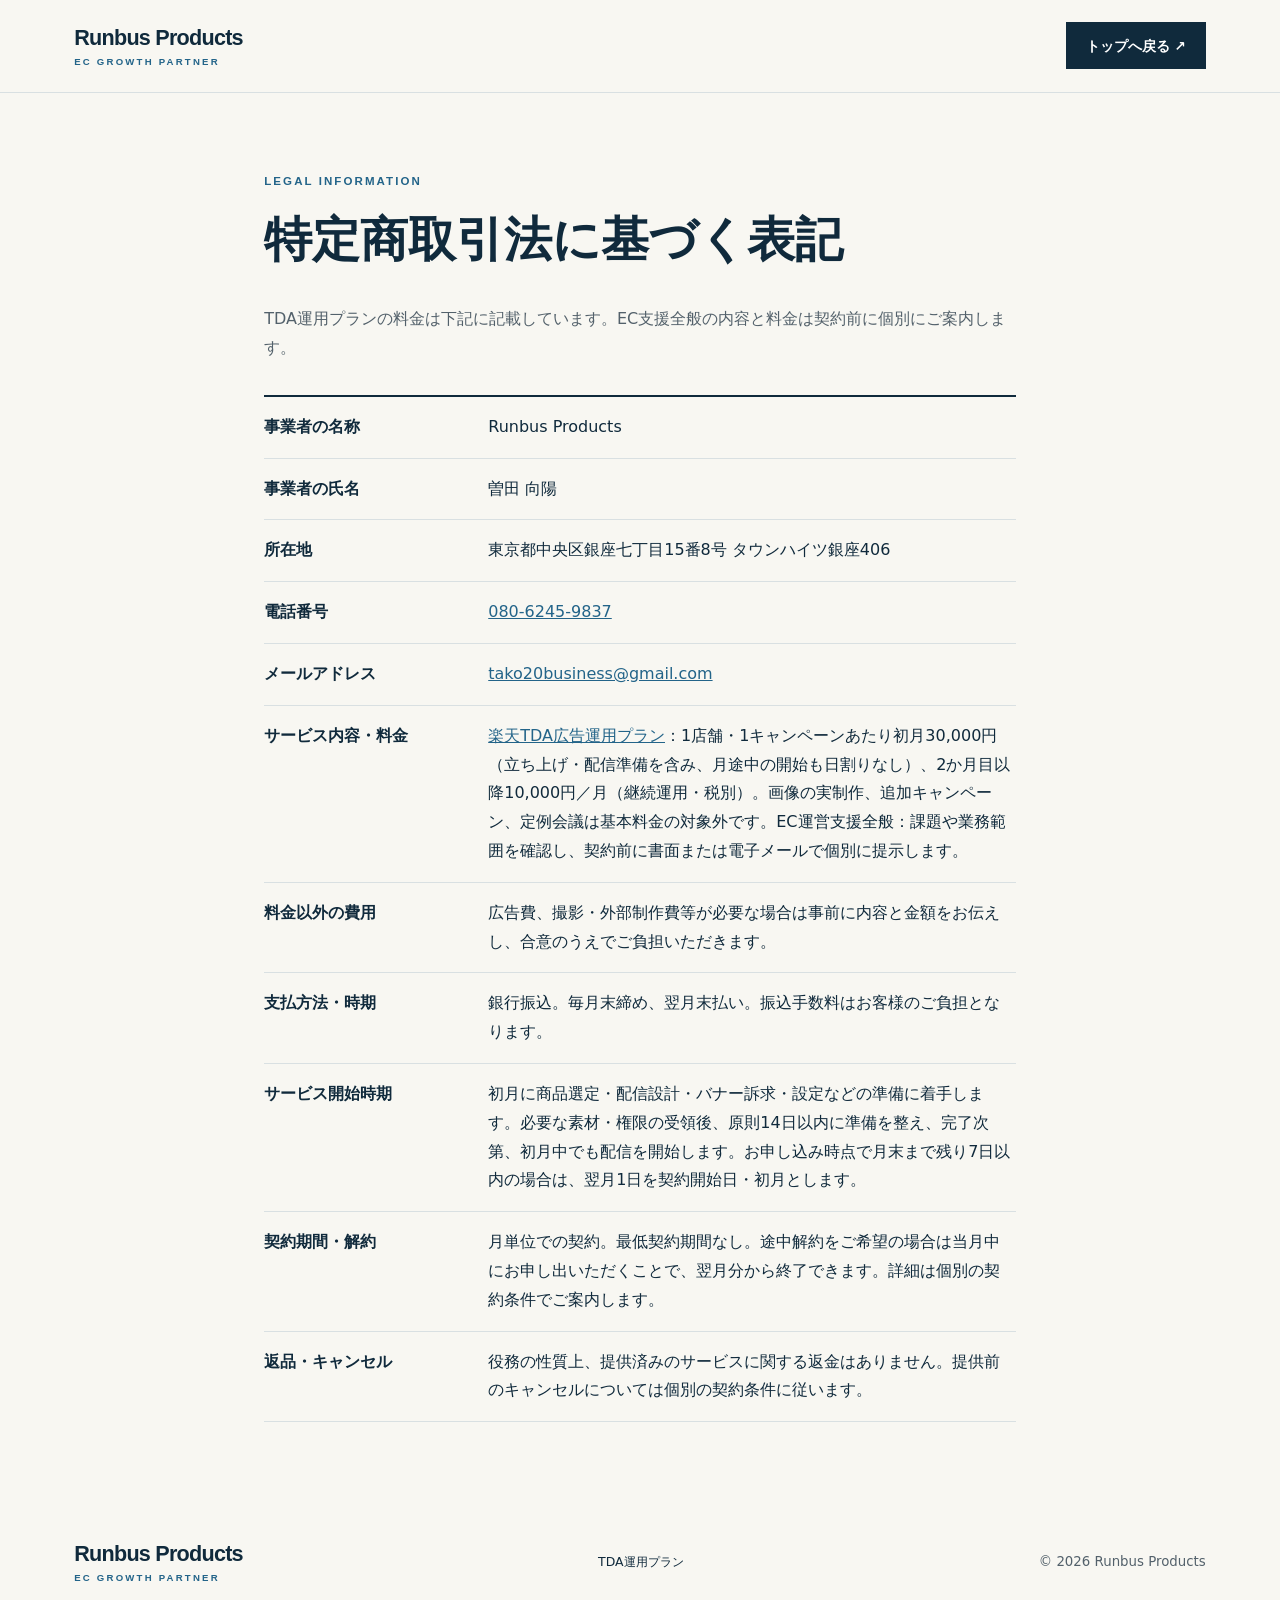
<file: legal.html>
<!doctype html>
<html lang="ja"><head><meta charset="utf-8"><meta name="viewport" content="width=device-width,initial-scale=1"><title>特定商取引法に基づく表記｜Runbus Products</title><style>:root{--navy:#102a3c;--deep:#0b1e2c;--blue:#236489;--lime:#d2ec73;--paper:#f8f7f2;--white:#fff;--muted:#53616b;--line:#d9e0e2;--gutter:clamp(1.25rem,5.8vw,6rem)}
*{box-sizing:border-box}html{scroll-behavior:smooth;scroll-padding-top:5rem}body{margin:0;background:var(--paper);color:var(--navy);font-family:"Hiragino Kaku Gothic ProN","Yu Gothic",Meiryo,system-ui,sans-serif;line-height:1.8;-webkit-font-smoothing:antialiased}main{overflow:hidden}a{color:inherit;text-decoration:none}a:focus-visible{outline:3px solid #8bc6e6;outline-offset:4px}p,h1,h2,h3{margin:0}button{font:inherit}::selection{background:var(--lime);color:var(--deep)}
.siteHeader{height:5.8rem;padding:0 var(--gutter);display:flex;align-items:center;justify-content:space-between;gap:2rem;background:var(--paper);border-bottom:1px solid var(--line)}.brand{display:flex;flex-direction:column;line-height:1.15;flex-shrink:0}.brand strong{font:800 1.35rem/1.1 Arial,sans-serif;letter-spacing:-.035em}.brand span{font:700 .6rem/1 Arial,sans-serif;letter-spacing:.23em;color:var(--blue);margin-top:.45rem}.siteHeader nav{display:flex;gap:2.2rem;font-size:.85rem;font-weight:700}.siteHeader nav a:hover,footer a:hover{color:var(--blue)}.headerCta{background:var(--navy);color:#fff;padding:.7rem 1.25rem;font-weight:700;font-size:.85rem;white-space:nowrap}.headerCta span{margin-left:1rem}.headerCta:hover{background:var(--blue)}
.hero{display:grid;grid-template-columns:1.08fr .92fr;min-height:650px;max-width:1760px;margin:auto}.heroCopy{padding:clamp(4rem,8vw,8rem) clamp(2rem,5.8vw,6rem);display:flex;flex-direction:column;justify-content:center}.eyebrow,.sectionEyebrow{font:800 .72rem/1.5 Arial,sans-serif;letter-spacing:.18em;color:var(--blue)}.eyebrow span{display:inline-block;width:1.3rem;border-top:2px solid var(--blue);vertical-align:middle;margin-right:.6rem}.hero h1{font-size:clamp(2.6rem,4.1vw,5.2rem);line-height:1.33;letter-spacing:-.055em;margin:1.8rem 0 1.7rem;font-weight:800}.hero h1 em{font-style:normal;background:linear-gradient(transparent 70%,var(--lime) 70%)}.heroLead{max-width:41rem;font-size:1.05rem;color:#465862}.heroActions{display:flex;align-items:center;gap:2rem;margin-top:2.5rem}.button{display:inline-flex;align-items:center;justify-content:space-between;gap:2.5rem;padding:1rem 1.35rem;font-weight:700}.button.primary{background:var(--navy);color:#fff}.button:hover{background:var(--blue)}.textLink{font-weight:700;border-bottom:1px solid var(--navy);padding:.6rem 0}.textLink span{margin-left:.6rem}.heroFoot{font-size:.78rem;color:var(--muted);margin-top:1.3rem}.heroPanel{position:relative;display:flex;flex-direction:column;justify-content:space-between;background:var(--navy);color:#fff;padding:clamp(2rem,4vw,4rem);overflow:hidden}.heroPanel:before{content:"";position:absolute;width:47vw;height:47vw;border-radius:50%;border:1px solid rgba(210,236,115,.22);right:-20vw;top:-19vw;box-shadow:0 0 0 7vw rgba(210,236,115,.035),0 0 0 14vw rgba(210,236,115,.025)}.heroPanel>p{position:relative;font:800 .8rem/1.4 Arial,sans-serif;letter-spacing:.22em;color:var(--lime)}.heroStatement{position:relative;display:grid;grid-template-columns:8rem 1fr;align-items:center;gap:.3rem 1rem;padding:3rem 0}.heroStatement span{font-size:.75rem;color:#9fb7c3}.heroStatement strong{font-size:clamp(2.6rem,4.3vw,5.4rem);line-height:1.45;letter-spacing:-.05em}.heroPanelBottom{display:flex;justify-content:space-between;align-items:end;position:relative;border-top:1px solid #426070;padding-top:1.5rem;color:#c9d7de}.heroPanelBottom>span:first-child{font-size:.95rem}.heroMark{font:900 3.5rem/1 Arial,sans-serif;color:var(--lime)}.heroMark span{font-size:1rem;margin-left:.1rem}.proofStrip{display:flex;align-items:center;justify-content:center;flex-wrap:wrap;gap:.8rem 3rem;padding:1.2rem var(--gutter);background:var(--lime);font-size:.81rem;font-weight:800}.proofStrip span:before{content:"●";margin-right:.55rem;font-size:.55rem}
.section{padding:clamp(5rem,9vw,9rem) var(--gutter);display:grid;grid-template-columns:minmax(8rem,.25fr) minmax(0,1fr);gap:2rem;max-width:1600px;margin:auto}.sectionLabel{font:800 .8rem/1.3 Arial,sans-serif;letter-spacing:.12em;color:var(--blue);padding-top:.5rem}.sectionLabel span{display:block;margin-top:.5rem;font-size:.65rem}.sectionLabel.light{color:var(--lime)}.sectionEyebrow{margin-bottom:1rem}.section h2,.contact h2{font-size:clamp(2rem,3.4vw,4rem);line-height:1.45;letter-spacing:-.045em;font-weight:800}.intro>div:last-child>p:not(.sectionEyebrow){color:var(--muted);max-width:50rem;margin-top:2rem}.approachSteps{display:grid;grid-template-columns:repeat(3,1fr);gap:1.5rem;margin-top:3rem;border-top:2px solid var(--navy);padding-top:1.7rem}.approachSteps div{display:flex;flex-direction:column;gap:.4rem}.approachSteps b{color:var(--blue);font:800 .75rem Arial,sans-serif}.approachSteps strong{font-size:1.1rem}.approachSteps span{color:var(--muted);font-size:.8rem}
.results{max-width:none;background:var(--deep);color:#fff}.resultsBody{max-width:1150px}.results .sectionEyebrow{color:var(--lime)}.resultsIntro{max-width:46rem;color:#bfd0d8;margin-top:1.4rem}.caseCard{background:#153247;border:1px solid #365367;margin-top:3.5rem;padding:clamp(1.4rem,3.2vw,3rem)}.caseCard.second{margin-top:2rem}.caseHeader{display:grid;grid-template-columns:minmax(0,1.3fr) minmax(15rem,.7fr);gap:2rem;align-items:end;border-bottom:1px solid #3d5a6c;padding-bottom:2rem}.caseNumber{color:var(--lime);font:800 .7rem Arial,sans-serif;letter-spacing:.17em}.caseHeader h3{font-size:clamp(1.5rem,2.2vw,2.5rem);line-height:1.5;margin:.65rem 0;font-weight:800}.caseHeader p{color:#bed0d9;max-width:40rem}.caseHighlight{display:flex;flex-direction:column}.caseHighlight small{color:#bfd0d8}.caseHighlight strong{font:800 clamp(3rem,5vw,5.5rem)/1.25 Arial,sans-serif;color:var(--lime);letter-spacing:-.07em;white-space:nowrap}.caseHighlight strong span{font-size:1.1rem;letter-spacing:0;margin-left:.35rem}.caseHighlight>span{font-size:.72rem;color:#bfd0d8}.chartTitle{display:flex;justify-content:space-between;gap:1rem;align-items:baseline;margin:2rem 0 1rem}.chartTitle b{font-size:.95rem}.chartTitle span{font-size:.75rem;color:#b8cbd5}.chartScroll{overflow-x:auto;scrollbar-color:#7891a2 var(--deep)}.tdaChart{height:290px;min-width:550px;position:relative;display:flex;padding:1.8rem 0 1.8rem 2rem}.chartGrid{position:absolute;inset:1.8rem 0 2.7rem 2rem;display:flex;flex-direction:column;justify-content:space-between;color:#879eac;font-size:.7rem;background:repeating-linear-gradient(to bottom,transparent 0,transparent calc(33.333% - 1px),#456172 calc(33.333% - 1px),#456172 33.333%)}.chartGrid span{position:relative;left:-2rem;transform:translateY(-50%)}.tdaBars{position:relative;z-index:1;display:grid;grid-template-columns:repeat(6,1fr);gap:clamp(.5rem,2vw,2rem);width:100%;align-items:end}.tdaColumn{height:100%;display:flex;flex-direction:column;justify-content:end;text-align:center;min-width:0}.tdaColumn strong{font:800 1rem Arial,sans-serif;color:#fff;white-space:nowrap;margin-bottom:.35rem}.tdaColumn strong small{font-size:.58rem;font-weight:500}.tdaBar{background:linear-gradient(#d2ec73,#99c351);min-height:5px;flex:none}.tdaColumn>span{font-size:.75rem;padding-top:.4rem}.caseFoot{margin-top:1rem}.caseFoot p,.chartNote{font-size:.78rem;color:#bed0d9}.metricTableWrap{overflow-x:auto;margin:1rem 0}.metricTableWrap table{border-collapse:collapse;width:100%;min-width:680px;font-size:.72rem;white-space:nowrap}.metricTableWrap caption{text-align:left;font-weight:800;padding:.6rem 0}.metricTableWrap th,.metricTableWrap td{border-bottom:1px solid #446074;padding:.45rem .5rem;text-align:right}.metricTableWrap th:first-child{text-align:left}.caseCard small{display:block;color:#a8bdc9;font-size:.72rem;line-height:1.7}.storeChart{min-width:840px}.storePlot{position:relative;height:270px;margin:0 1rem 0 3.5rem;border-bottom:1px solid #526b7b}.storeGrid{position:absolute;inset:0 0 1.6rem 0;color:#9db2bf;font-size:.7rem;display:flex;flex-direction:column;justify-content:space-between;background:linear-gradient(to bottom,transparent 0,transparent calc(50% - 1px),#627a89 calc(50% - 1px),#627a89 50%,transparent 50%)}.storeGrid span{position:relative;left:-3.5rem;transform:translateY(-50%)}.salesBars{position:absolute;inset:0;display:grid;grid-template-columns:repeat(10,1fr);gap:1.1rem;align-items:end}.salesColumn{height:100%;display:flex;flex-direction:column;justify-content:end;text-align:center}.salesBar{background:#376d8a;opacity:.85;min-height:5px}.salesColumn span{font-size:.72rem;padding-top:.25rem}.yoyLine{position:absolute;inset:0;width:100%;height:calc(100% - 1.6rem);overflow:visible;pointer-events:none}.storeValues{display:grid;grid-template-columns:repeat(10,1fr);gap:.4rem;margin:1rem 1rem 1.5rem 3.5rem;text-align:center}.storeValues div{display:flex;flex-direction:column}.storeValues span{font-size:.7rem;color:#b9cbd5}.storeValues strong{font:800 .72rem Arial,sans-serif}.storeValues .positive{color:var(--lime)}.storeValues .negative{color:#fac4b4}.chartNote{margin:0 0 1rem}
.experienceLead{max-width:52rem;color:var(--muted);margin:1.8rem 0 2.5rem}.experienceGrid{display:grid;grid-template-columns:1fr 1fr;gap:1rem}.experienceGrid>div{padding:2rem;background:#ecf0ec;border-top:3px solid var(--navy)}.experienceGrid span{display:block;color:var(--blue);font:800 .65rem Arial,sans-serif;letter-spacing:.17em}.experienceGrid strong{display:block;margin:1.3rem 0 .6rem;font-size:1.35rem}.experienceGrid p{color:var(--muted);font-size:.9rem}.experienceNote{font-size:.75rem;color:var(--muted);margin-top:1rem}.challenges{background:#eaf0ec;max-width:none}.challengeList{border-top:2px solid var(--navy);margin:2.5rem 0}.challengeList article{display:grid;grid-template-columns:3rem 1fr 1.5rem;gap:1rem;padding:1.5rem 0;border-bottom:1px solid #bdccc8}.challengeList article>span{color:var(--blue);font:800 .8rem Arial,sans-serif}.challengeList h3{font-size:1.15rem}.challengeList p{color:var(--muted);font-size:.88rem;margin-top:.3rem}.challengeList b{font-weight:400}.scopeText{color:var(--muted);max-width:54rem}
.contact{padding:clamp(4rem,8vw,8rem) var(--gutter);background:var(--blue);color:#fff;display:grid;grid-template-columns:1.2fr .8fr;gap:4rem}.contact .sectionEyebrow{color:var(--lime)}.contact h2{margin-bottom:1.5rem}.contact p:not(.sectionEyebrow){max-width:38rem;color:#dfebf1}.contactActions{display:flex;flex-direction:column;justify-content:center;gap:.8rem}.contactActions a{display:flex;justify-content:space-between;background:#fff;color:var(--navy);padding:1rem 1.2rem;font-weight:800}.contactActions a:first-child{background:var(--lime)}.contactActions a:hover{filter:brightness(.92)}.contactActions small{color:#d3e6ef;line-height:1.7}footer{display:flex;align-items:center;justify-content:space-between;flex-wrap:wrap;gap:1.5rem;padding:2.5rem var(--gutter);background:var(--paper)}footer>div{display:flex;gap:1.5rem;font-size:.78rem}footer small{color:var(--muted)}
.legalPage{max-width:900px;margin:auto;padding:5rem var(--gutter)}.legalPage h1{font-size:clamp(2rem,4vw,3rem);line-height:1.4;margin-bottom:2rem}.legalPage dl{margin:0;border-top:2px solid var(--navy)}.legalPage dl div{display:grid;grid-template-columns:12rem 1fr;gap:2rem;padding:1rem 0;border-bottom:1px solid var(--line)}.legalPage dt{font-weight:800}.legalPage dd{margin:0}.legalPage a{color:var(--blue);text-decoration:underline}.legalIntro{margin-bottom:2rem;color:var(--muted)}
@media(max-width:1050px){.siteHeader nav{display:none}.hero{grid-template-columns:1fr 1fr}.hero h1{font-size:clamp(2.2rem,4vw,3.5rem)}.section{grid-template-columns:8rem 1fr}.caseHeader{grid-template-columns:1fr}.caseHighlight{border-top:1px solid #456272;padding-top:1rem}}
@media(max-width:760px){.hero{grid-template-columns:1fr}.heroCopy{padding:4.5rem var(--gutter)}.heroPanel{min-height:460px}.heroStatement{grid-template-columns:7rem 1fr;padding:2rem 0}.proofStrip{justify-content:flex-start;gap:.3rem 1rem}.proofStrip span{width:calc(50% - .5rem);font-size:.7rem}.section{display:block}.sectionLabel{margin-bottom:2.5rem}.sectionLabel span{display:inline;margin-left:.7rem}.approachSteps{grid-template-columns:1fr;gap:1.5rem}.experienceGrid,.contact{grid-template-columns:1fr}.contact{gap:2rem}.contactActions{max-width:34rem}}
@media(max-width:520px){.siteHeader{height:4.8rem}.brand strong{font-size:1.05rem}.brand span{font-size:.52rem}.headerCta{padding:.55rem .7rem;font-size:.75rem}.headerCta span{margin-left:.3rem}.hero h1{font-size:clamp(2.1rem,8.3vw,3rem)}.heroLead{font-size:.94rem}.heroActions{gap:1.2rem;flex-wrap:wrap}.heroPanel{min-height:390px}.heroStatement strong{font-size:2.6rem}.proofStrip span{width:100%}.section{padding-top:4.7rem;padding-bottom:4.7rem}.section h2,.contact h2{font-size:1.9rem}.caseCard{padding:1.25rem;margin-inline:-.35rem}.chartTitle{flex-direction:column;gap:.2rem}.caseHighlight strong{font-size:3.4rem}.experienceGrid>div{padding:1.4rem}.challengeList article{grid-template-columns:2rem 1fr 1rem;gap:.5rem}.legalPage{padding-block:3rem}.legalPage dl div{grid-template-columns:1fr;gap:.3rem}footer{align-items:flex-start;flex-direction:column}}
@media(prefers-reduced-motion:reduce){html{scroll-behavior:auto}}
.tdaEntry{background:#eaf3dd;display:flex;align-items:center;justify-content:space-between;gap:3rem;padding:clamp(3rem,6vw,5rem) var(--gutter)}.tdaEntry>div{max-width:760px}.tdaEntryKicker{font:800 .7rem Arial,sans-serif;letter-spacing:.14em;color:#537b29}.tdaEntry h2{font-size:clamp(2rem,3.4vw,3.2rem);line-height:1.35;margin:1rem 0}.tdaEntry p{color:#455960}.tdaEntry>a{background:var(--navy);color:#fff;white-space:nowrap;padding:1rem 1.3rem;font-weight:800}.tdaEntry>a span{margin-left:1.5rem}.tdaEntry>a:hover{background:var(--blue)}@media(max-width:760px){.tdaEntry{align-items:flex-start;flex-direction:column;gap:1.5rem}.tdaEntry>a{white-space:normal}}
</style></head><body><main><header class="siteHeader"><a class="brand" href="index.html"><strong>Runbus Products</strong><span>EC GROWTH PARTNER</span></a><a class="headerCta" href="index.html">トップへ戻る ↗</a></header><section class="legalPage"><p class="sectionEyebrow">LEGAL INFORMATION</p><h1>特定商取引法に基づく表記</h1><p class="legalIntro">TDA運用プランの料金は下記に記載しています。EC支援全般の内容と料金は契約前に個別にご案内します。</p><dl><div><dt>事業者の名称</dt><dd>Runbus Products</dd></div><div><dt>事業者の氏名</dt><dd>曽田 向陽</dd></div><div><dt>所在地</dt><dd>東京都中央区銀座七丁目15番8号 タウンハイツ銀座406</dd></div><div><dt>電話番号</dt><dd><a href="tel:08062459837">080-6245-9837</a></dd></div><div><dt>メールアドレス</dt><dd><a href="mailto:tako20business@gmail.com">tako20business@gmail.com</a></dd></div><div><dt>サービス内容・料金</dt><dd><a href="index.html">楽天TDA広告運用プラン</a>：1店舗・1キャンペーンあたり初月30,000円（立ち上げ・配信準備を含み、月途中の開始も日割りなし）、2か月目以降10,000円／月（継続運用・税別）。画像の実制作、追加キャンペーン、定例会議は基本料金の対象外です。EC運営支援全般：課題や業務範囲を確認し、契約前に書面または電子メールで個別に提示します。</dd></div><div><dt>料金以外の費用</dt><dd>広告費、撮影・外部制作費等が必要な場合は事前に内容と金額をお伝えし、合意のうえでご負担いただきます。</dd></div><div><dt>支払方法・時期</dt><dd>銀行振込。毎月末締め、翌月末払い。振込手数料はお客様のご負担となります。</dd></div><div><dt>サービス開始時期</dt><dd>初月に商品選定・配信設計・バナー訴求・設定などの準備に着手します。必要な素材・権限の受領後、原則14日以内に準備を整え、完了次第、初月中でも配信を開始します。お申し込み時点で月末まで残り7日以内の場合は、翌月1日を契約開始日・初月とします。</dd></div><div><dt>契約期間・解約</dt><dd>月単位での契約。最低契約期間なし。途中解約をご希望の場合は当月中にお申し出いただくことで、翌月分から終了できます。詳細は個別の契約条件でご案内します。</dd></div><div><dt>返品・キャンセル</dt><dd>役務の性質上、提供済みのサービスに関する返金はありません。提供前のキャンセルについては個別の契約条件に従います。</dd></div></dl></section><footer><a class="brand" href="index.html"><strong>Runbus Products</strong><span>EC GROWTH PARTNER</span></a><div><a href="index.html">TDA運用プラン</a></div><small>© 2026 Runbus Products</small></footer></main></body></html>
</file>
